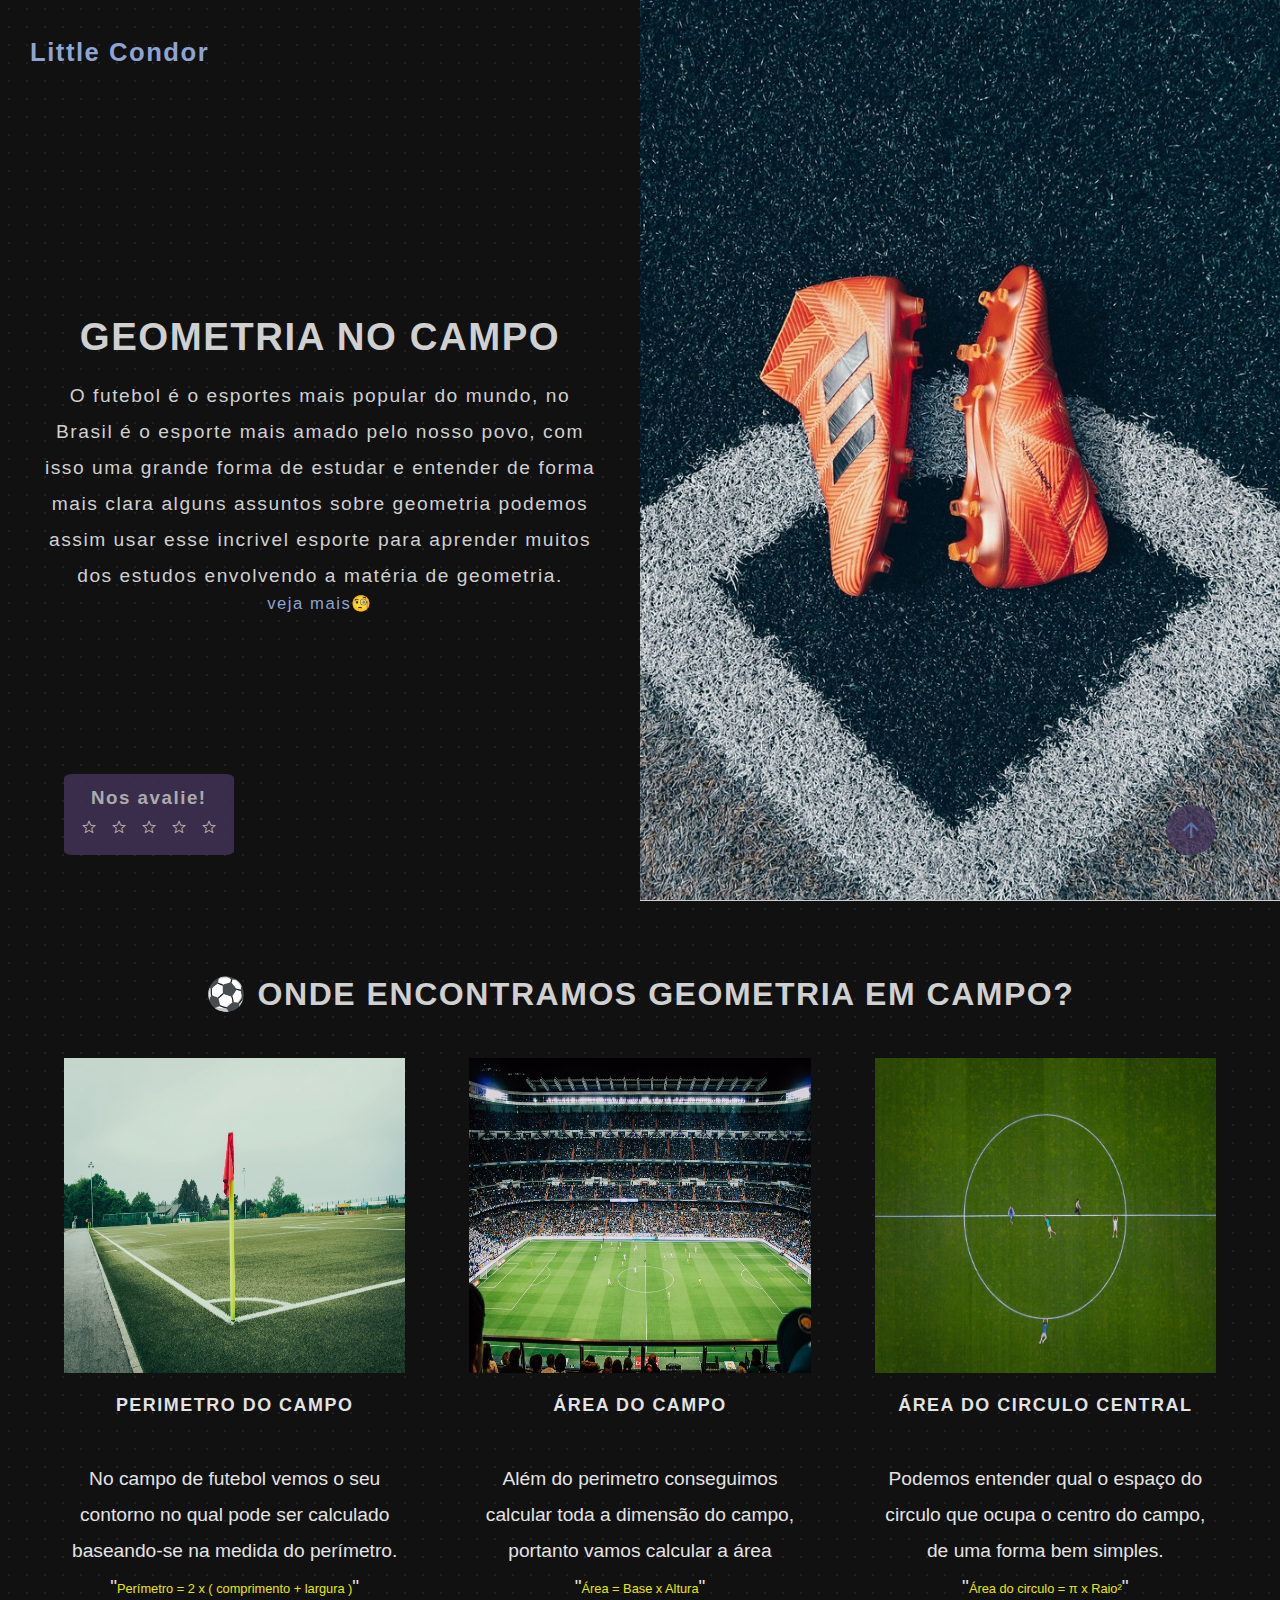
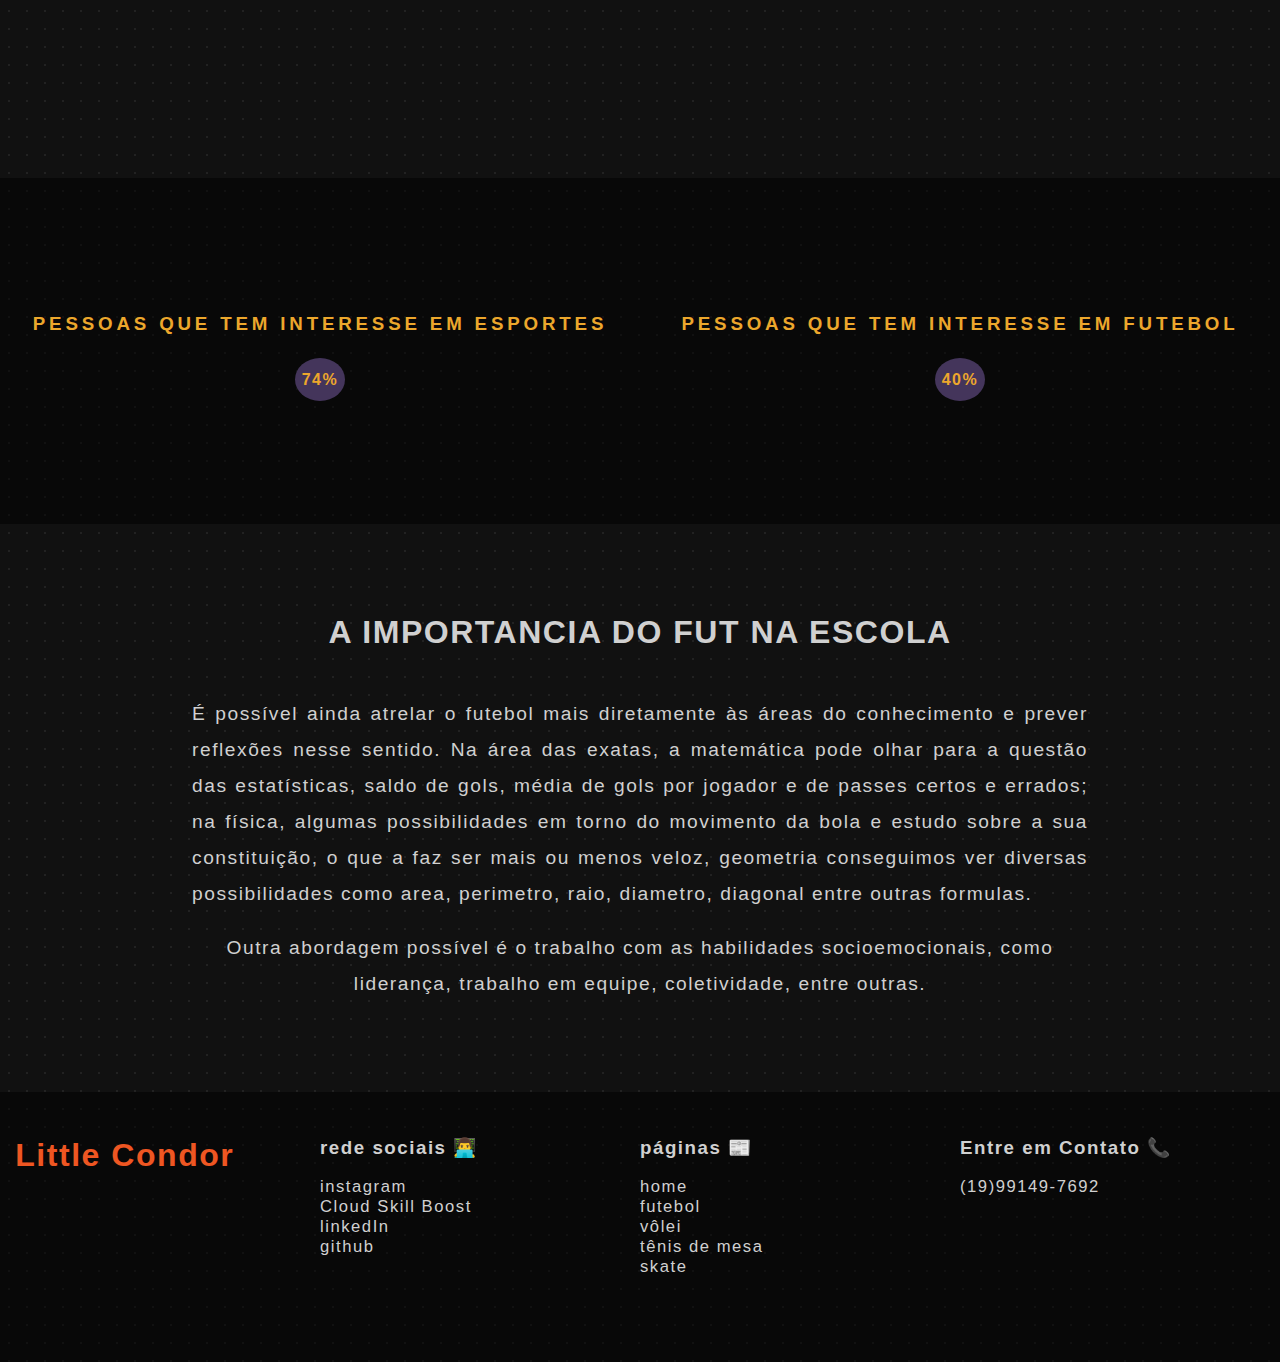
<file: futebol/futebol.html>
<!DOCTYPE html>
<html lang="pt-br">

<head>
    <meta charset="UTF-8">
    <meta http-equiv="X-UA-Compatible" content="IE=edge">
    <meta name="viewport" content="width=device-width, initial-scale=1.0">
    <title>Futebol Geometria</title>
    <link rel="stylesheet" href="futebol.css">
    <script src="futebol.js"></script>
    <link rel="stylesheet"
        href="https://fonts.googleapis.com/css2?family=Material+Symbols+Outlined:opsz,wght,FILL,GRAD@48,400,1,0" />
</head>

<body>
    <span class="material-symbols-outlined arrow_up" onclick="topReturn()">
        arrow_upward
    </span>
    <span class="material-symbols-outlined" id="starMenu" onclick="starMenu()">
        star
    </span>
    <div id="star-rating">
        <h3>Nos avalie!</h3>
        <div>
            <span class="material-symbols-outlined" id="star1" onclick="star1()">
                star
            </span>
            <span class="material-symbols-outlined" id="star2" onclick="star2()">
                star
            </span>
            <span class="material-symbols-outlined" id="star3" onclick="star3()">
                star
            </span>
            <span class="material-symbols-outlined" id="star4" onclick="star4()">
                star
            </span>
            <span class="material-symbols-outlined" id="star5" onclick="star5()">
                star
            </span>
        </div>
    </div>
    <nav>
        <h3 onclick="home()">Little Condor</h3>
    </nav>
    <header>
        <div id="content-header">
            <h1>GEOMETRIA NO CAMPO</h1>
            <p>
                O futebol é o esportes mais popular do mundo, no Brasil é o esporte mais amado pelo nosso povo, com isso
                uma grande forma de estudar e entender de forma mais clara alguns assuntos sobre geometria podemos assim
                usar esse incrivel esporte para aprender muitos dos estudos envolvendo a matéria de geometria.
            </p>
            <center><a href="#veja-mais-tp" class="ver_mais_link">veja mais</a>🧐</center>
        </div>
        <div id="img01-header">
        </div>
    </header>
    <div id="veja-mais-tp"></div>
    <div id="content">
        <h1> ⚽️ ONDE ENCONTRAMOS GEOMETRIA EM CAMPO?</h1>
        <div id="container-content">
            <div class="card">
                <img src="img/ben-wiens-PrEgSKqnrIQ-unsplash.jpg" loading="lazy" class="card-image">
                <br><br>
                <h3>Perimetro do campo</h3>
                <p>
                    No campo de futebol vemos o seu contorno no qual pode ser calculado baseando-se na medida do
                    perímetro.
                    <br>
                    "<span class="calc">Perímetro = 2 x ( comprimento + largura )</span>"
                </p>
            </div>
            <div class="card">
                <img src="img/vienna-reyes-qCrKTET_09o-unsplash.jpg" loading="lazy" class="card-image">
                <br><br>
                <h3>Área do campo</h3>
                <p>
                    Além do perimetro conseguimos calcular toda a dimensão do campo, portanto vamos calcular a área
                    <br>
                    "<span class="calc">Área = Base x Altura</span>"
                </p>
            </div>
            <div class="card">
                <img src="img/stephen-leonardi-Oeh5sffr6to-unsplash.jpg" loading="lazy" class="card-image">
                <br><br>
                <h3>Área do circulo central</h3>
                <p>
                    Podemos entender qual o espaço do circulo que ocupa o centro do campo, de uma forma bem simples.
                    <br>
                    "<span class="calc">Área do circulo = &#960; x Raio²</span>"
                </p>
            </div>
        </div>
    </div>
    <div id="transition01">
        <div>
            <h3>PESSOAS QUE TEM INTERESSE EM ESPORTES</h3>
            <br><br>
            <center><span class="percent">74%</span></center>
        </div>
        <div>
            <h3>PESSOAS QUE TEM INTERESSE EM FUTEBOL</h3>
            <br><br>
            <center><span class="percent">40%</span></center>
        </div>
    </div>
    <div id="importance-container-futebol">
        <h1> A IMPORTANCIA DO FUT NA ESCOLA </h1>
        <div id="importance-content-futebol">
            <p>
                É possível ainda atrelar o futebol mais diretamente às áreas do conhecimento e prever reflexões nesse
                sentido. Na área das exatas, a matemática pode olhar para a questão das estatísticas, saldo de gols,
                média de gols por jogador e de passes certos e errados; na física, algumas possibilidades em torno do
                movimento da bola e estudo sobre a sua constituição, o que a faz ser mais ou menos veloz, geometria
                conseguimos ver diversas possibilidades como area, perimetro, raio, diametro, diagonal entre outras
                formulas.
            </p>
            <br>
            <p style="text-align: center;">
                Outra abordagem possível é o trabalho com as habilidades socioemocionais, como liderança, trabalho em
                equipe, coletividade, entre outras.
            </p>
        </div>
    </div>
    <footer>
        <h1 class="title" onclick="home()">Little Condor</h1>
        <div class="left">
            <h3>rede sociais 👨‍💻</h3><br class="show_phone">
            <a href="https://www.instagram.com/raff.vitor/" target="_blank">instagram</a><br>
            <a href="https://www.cloudskillsboost.google/public_profiles/795d1c18-a093-453d-8b03-e89cb2c73392" target="_blank">
                Cloud Skill Boost</a><br>
            <a href="https://www.linkedin.com/in/rafaelvitorsantos/" target="_blank">linkedIn</a><br>
            <a href="https://github.com/RafaelVitorSantos" target="_blank">github</a>
        </div>
        <div class="left">
            <h3>páginas 📰</h3><br class="show_phone">
            <a href="../index.html" target="_blank">home</a><br>
            <a href="">futebol</a><br>
            <a href="../volei/volei.html" target="_blank">vôlei</a><br>
            <a href="../tenis/tenis.html" target="_blank">tênis de mesa</a><br>
            <a href="../skate/skate.html" target="_blank">skate</a>
        </div>
        <div class="left">
            <h3>Entre em Contato 📞</h3><br class="show_phone">
            <a href="https://api.whatsapp.com/send/?phone=5519991497692&text&type=phone_number&app_absent=0" target="_blank">
                (19)99149-7692 </a><br>
        </div>
    </footer>
</body>

</html>
</file>
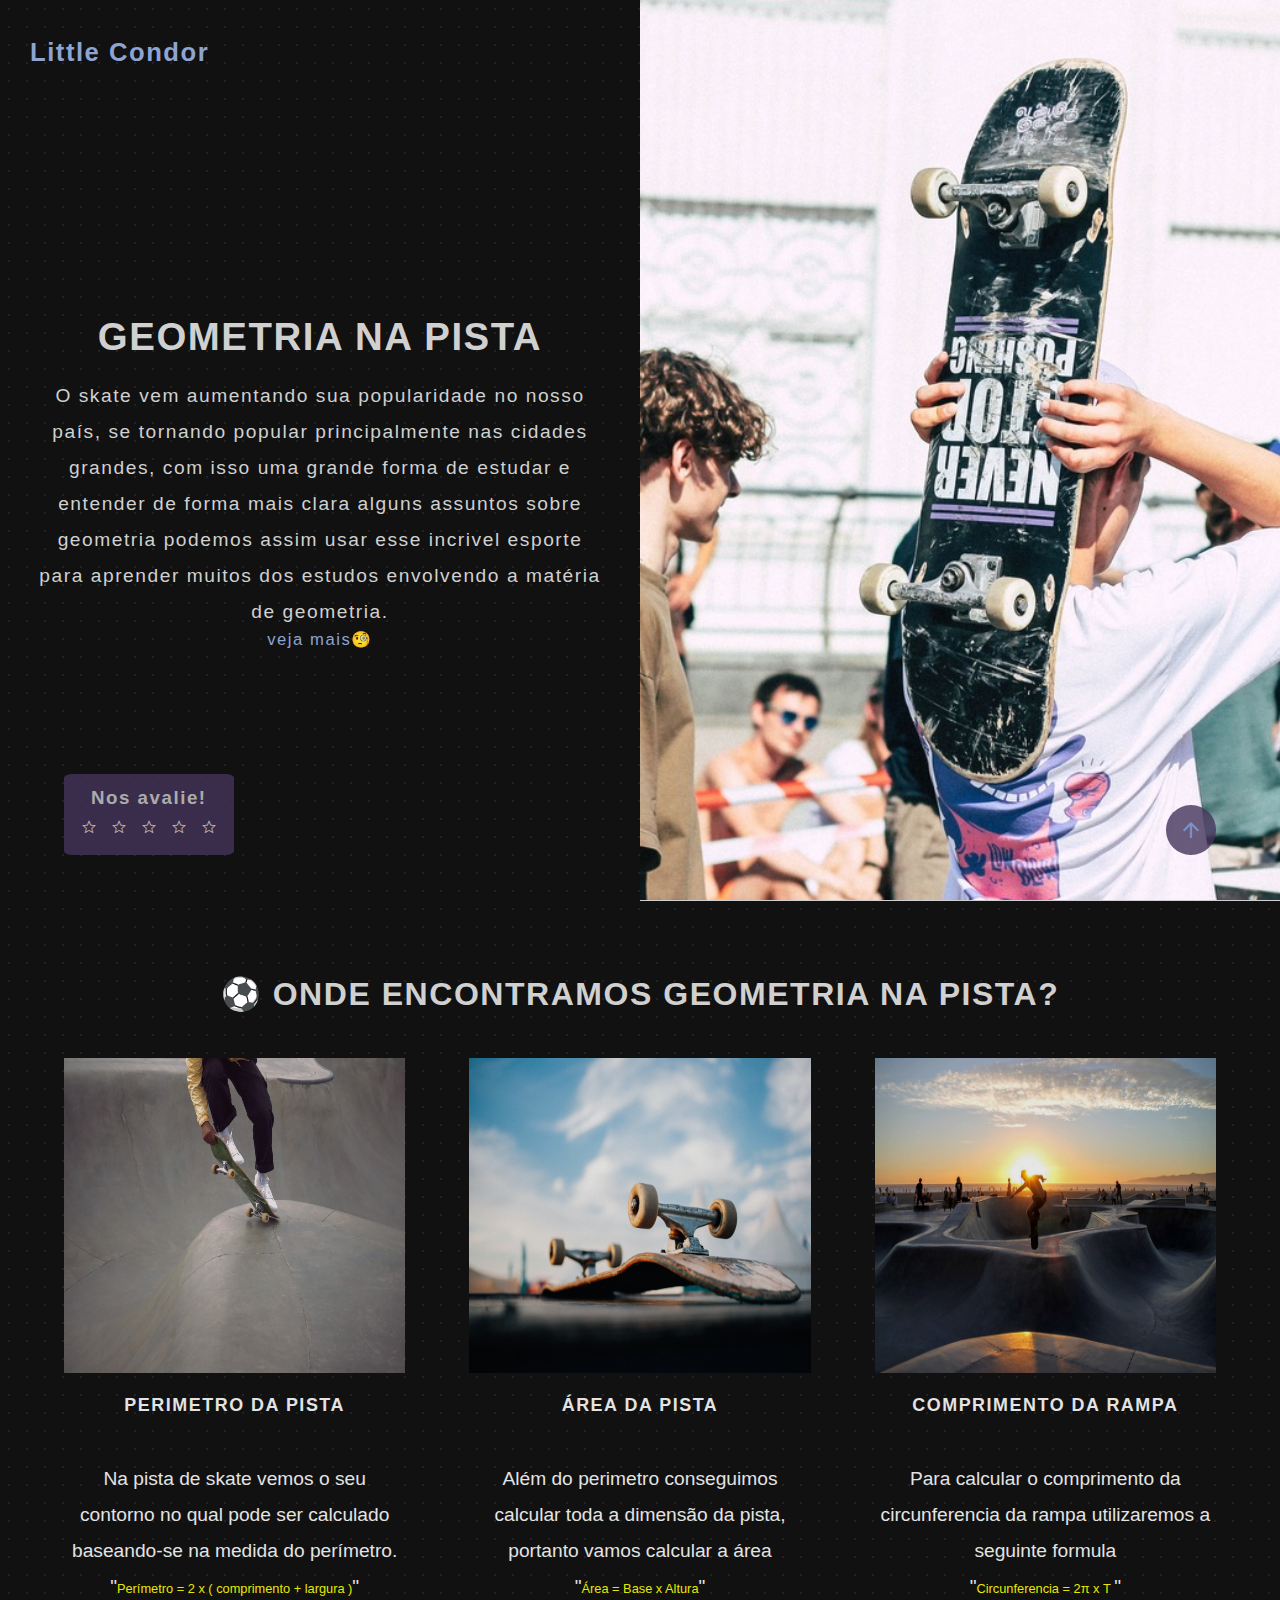
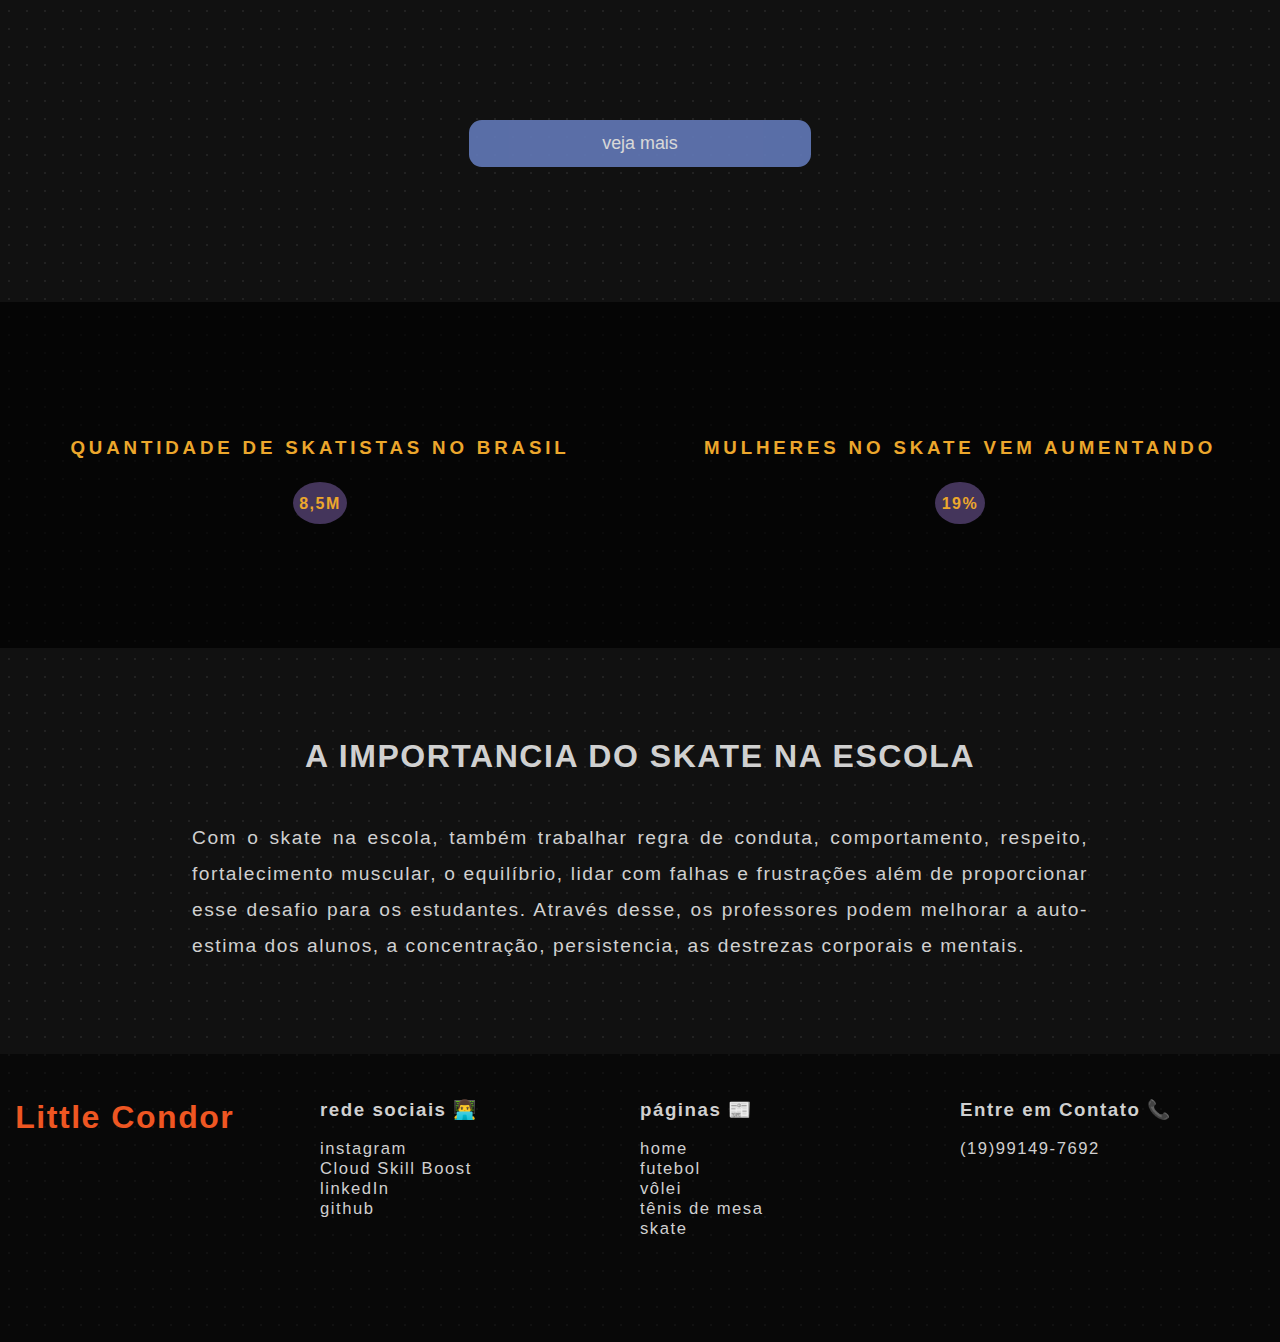
<file: skate/skate.html>
<!DOCTYPE html>
<html lang="pt-br">

<head>
    <meta charset="UTF-8">
    <meta http-equiv="X-UA-Compatible" content="IE=edge">
    <meta name="viewport" content="width=device-width, initial-scale=1.0">
    <title>Skate Geometria</title>
    <link rel="stylesheet" href="skate.css">
    <script src="skate.js"></script>
    <link rel="stylesheet" href="https://fonts.googleapis.com/css2?family=Material+Symbols+Outlined:opsz,wght,FILL,GRAD@48,400,1,0" />
</head>
<body>
    <span class="material-symbols-outlined arrow_up" onclick="topReturn()">
        arrow_upward
    </span>
    <span class="material-symbols-outlined" id="starMenu" onclick="starMenu()">
        star
    </span>
    <div id="star-rating">
        <h3>Nos avalie!</h3>
        <div>
            <span class="material-symbols-outlined" id="star1" onclick="star1()">
                star
            </span>
            <span class="material-symbols-outlined" id="star2" onclick="star2()">
                star
            </span>
            <span class="material-symbols-outlined" id="star3" onclick="star3()">
                star
            </span>
            <span class="material-symbols-outlined" id="star4" onclick="star4()">
                star
            </span>
            <span class="material-symbols-outlined" id="star5" onclick="star5()">
                star
            </span>
        </div>
    </div>
    <nav>
        <h3 onclick="home()">Little Condor</h3>
    </nav>
    <header>
        <div id="content-header">
            <h1>GEOMETRIA NA PISTA</h1>
            <p>
                O skate vem aumentando sua popularidade no nosso país, se tornando popular
                principalmente nas cidades grandes, com isso uma grande forma de estudar e entender de forma
                mais clara alguns assuntos sobre geometria podemos assim usar esse incrivel esporte
                para aprender muitos dos estudos envolvendo a matéria de geometria.
            </p>
            <center><a href="#veja-mais-tp" class="ver_mais_link">veja mais</a>🧐</center>
        </div>
        <div id="img01-header">
        </div>

    </header>
    <div id="veja-mais-tp"></div>
    <div id="content">
        <h1> ⚽️ ONDE ENCONTRAMOS GEOMETRIA NA PISTA?</h1>
        <div id="container-content">
            <div class="card">
                <img src="img/jack-irwin-djIR42oN7Js-unsplash.jpg" loading="lazy" class="card-image">
                <br><br>
                <h3>Perimetro da pista</h3>
                <p>
                    Na pista de skate vemos o seu contorno no qual pode ser calculado baseando-se na medida do
                    perímetro.
                    <br>
                    "<span class="calc">Perímetro = 2 x ( comprimento + largura )</span>"
                </p>
            </div>
            <div class="card">
                <img src="img/lukas-bato-Vbbn4xNBfnM-unsplash.jpg" loading="lazy" class="card-image">
                <br><br>
                <h3>Área da pista</h3>
                <p>
                    Além do perimetro conseguimos calcular toda a dimensão da pista, portanto vamos calcular a área
                    <br>
                    "<span class="calc">Área = Base x Altura</span>"
                </p>
            </div>
            <div class="card">
                <img src="img/matteo-paganelli-FhHGPO3aMsU-unsplash.jpg" loading="lazy" class="card-image">
                <br><br>
                <h3>Comprimento da rampa</h3>
                <p>
                    Para calcular o comprimento da circunferencia da rampa utilizaremos a seguinte formula
                    <br>
                    "<span class="calc">Circunferencia = 2&#960; x &#932 </span>"
                </p>
            </div>
            <div class="card" id="card-none1">
                <img src="img/shawn-henry-eK_aInAXydw-unsplash.jpg" loading="lazy" class="card-image">
                <br><br>
                <h3>Angulos com as manobras</h3>
                <p>
                    Com o skate o desejo por fazer manobras é muito grande, com essas práticas conseguimos
                    inserir os angulos
                    <br>
                    "<span class="calc">tipos: Agudo, Reto, Obtuso e Raso</span>"
                </p>
            </div>
            <div class="card" id="card-none2">
                <img src="img/skatista-90-graus.png" loading="lazy" class="card-image">
                <br><br>
                <h3>Triângulo Retangulo nas manobras</h3>
                <p>
                    Além dos angulos conseguimos ver em algumas manobras os triangulos retangulos, podemos
                    calcular sua área
                    <br>
                    "<span class="calc">Área = Base x Altura / 2</span>"
                </p>
            </div>
            <div class="card" id="card-none3">
                <img src="img/skate-rayssa-leal-site-1024x683.webp" loading="lazy" class="card-image">
                <br><br>
                <h3>Perímetro do triangulo retangulo</h3>
                <p>
                    Com triangulo Retangulo calculamos a área, mas podemos calcular seu perimetro tambem, da
                    seguinte forma
                    <br>
                    "<span class="calc">Perímetro = lado A + lado B + lado C</span>"
                </p>
            </div>
            <br>
            <center>
                <button class="veja_mais show_phone" onclick="aumentarDiminuir()" id="btnAbrirFechar">veja mais</button>
            </center>
            <br>
        </div>
    </div>
    <div id="transition01">
        <div>
            <h3>QUANTIDADE DE SKATISTAS NO BRASIL</h3>
            <br><br>
            <center><span class="percent">8,5M</span></center>
        </div>
        <div>
            <h3>MULHERES NO SKATE VEM AUMENTANDO</h3>
            <br><br>
            <center><span class="percent">19%</span></center>
        </div>
    </div>
    <div id="importance-container-futebol">
        <h1> A IMPORTANCIA DO SKATE NA ESCOLA </h1>
        <div id="importance-content-futebol">
            <p>
                Com o skate na escola, também trabalhar regra de conduta,
                comportamento, respeito, fortalecimento muscular, o equilíbrio, lidar com falhas
                e frustrações além de proporcionar esse desafio para os estudantes.
                Através desse, os professores podem melhorar a auto-estima dos alunos,
                a concentração, persistencia, as destrezas corporais e mentais.
            </p>
        </div>
    </div>
    <footer>
        <h1 class="title" onclick="home()">Little Condor</h1>
        <div class="left">
            <h3>rede sociais 👨‍💻</h3><br class="show_phone">
            <a href="https://www.instagram.com/raff.vitor/" target="_blank">instagram</a><br>
            <a href="https://www.cloudskillsboost.google/public_profiles/795d1c18-a093-453d-8b03-e89cb2c73392" target="_blank">
                Cloud Skill Boost</a><br>
            <a href="https://www.linkedin.com/in/rafaelvitorsantos/" target="_blank">linkedIn</a><br>
            <a href="https://github.com/RafaelVitorSantos" target="_blank">github</a>
        </div>
        <div class="left">
            <h3>páginas 📰</h3><br class="show_phone">
            <a href="../index.html" target="_blank">home</a><br>
            <a href="../futebol/futebol.html" target="_blank">futebol</a><br>
            <a href="../volei/volei.html" target="_blank">vôlei</a><br>
            <a href="../tenis/tenis.html" target="_blank">tênis de mesa</a><br>
            <a href="">skate</a>
        </div>
        <div class="left">
            <h3>Entre em Contato 📞</h3><br class="show_phone">
            <a href="https://api.whatsapp.com/send/?phone=5519991497692&text&type=phone_number&app_absent=0" target="_blank">
                (19)99149-7692 </a><br>
        </div>
    </footer>
</body>

</html>
</file>
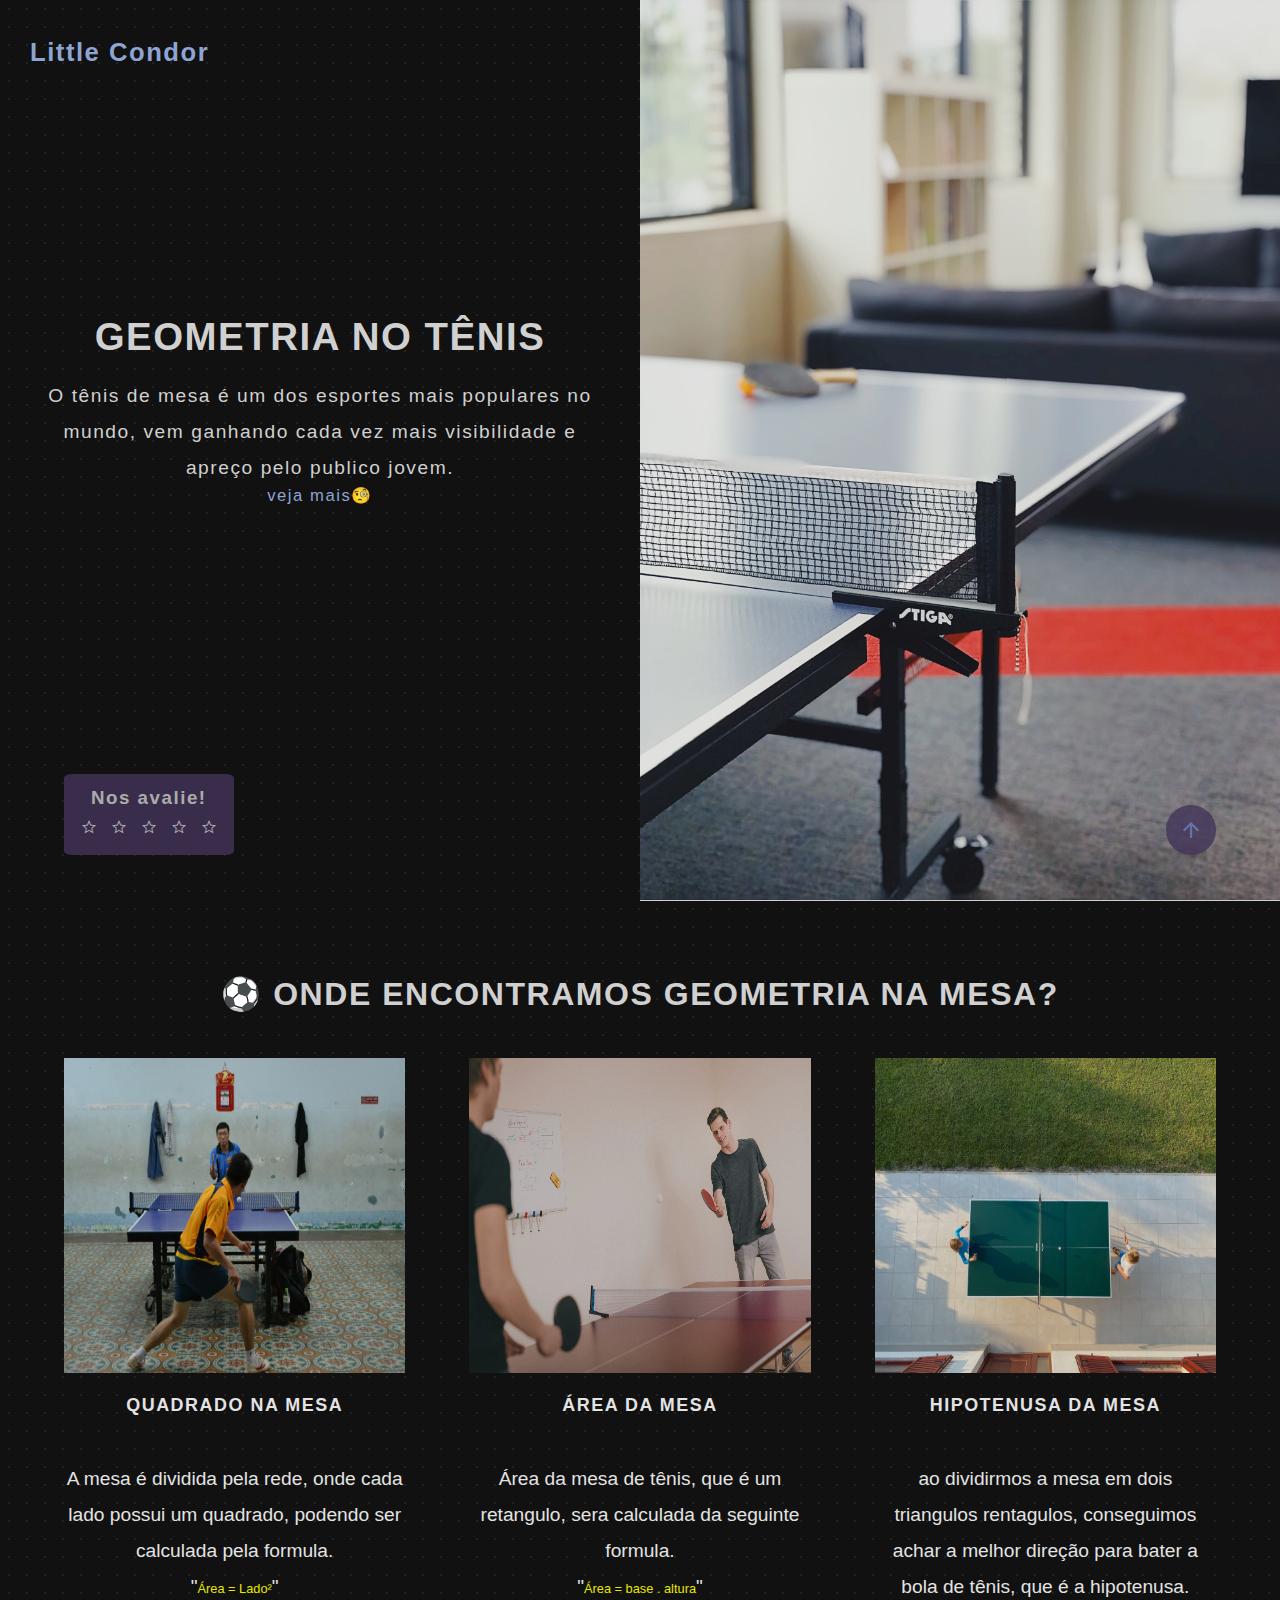
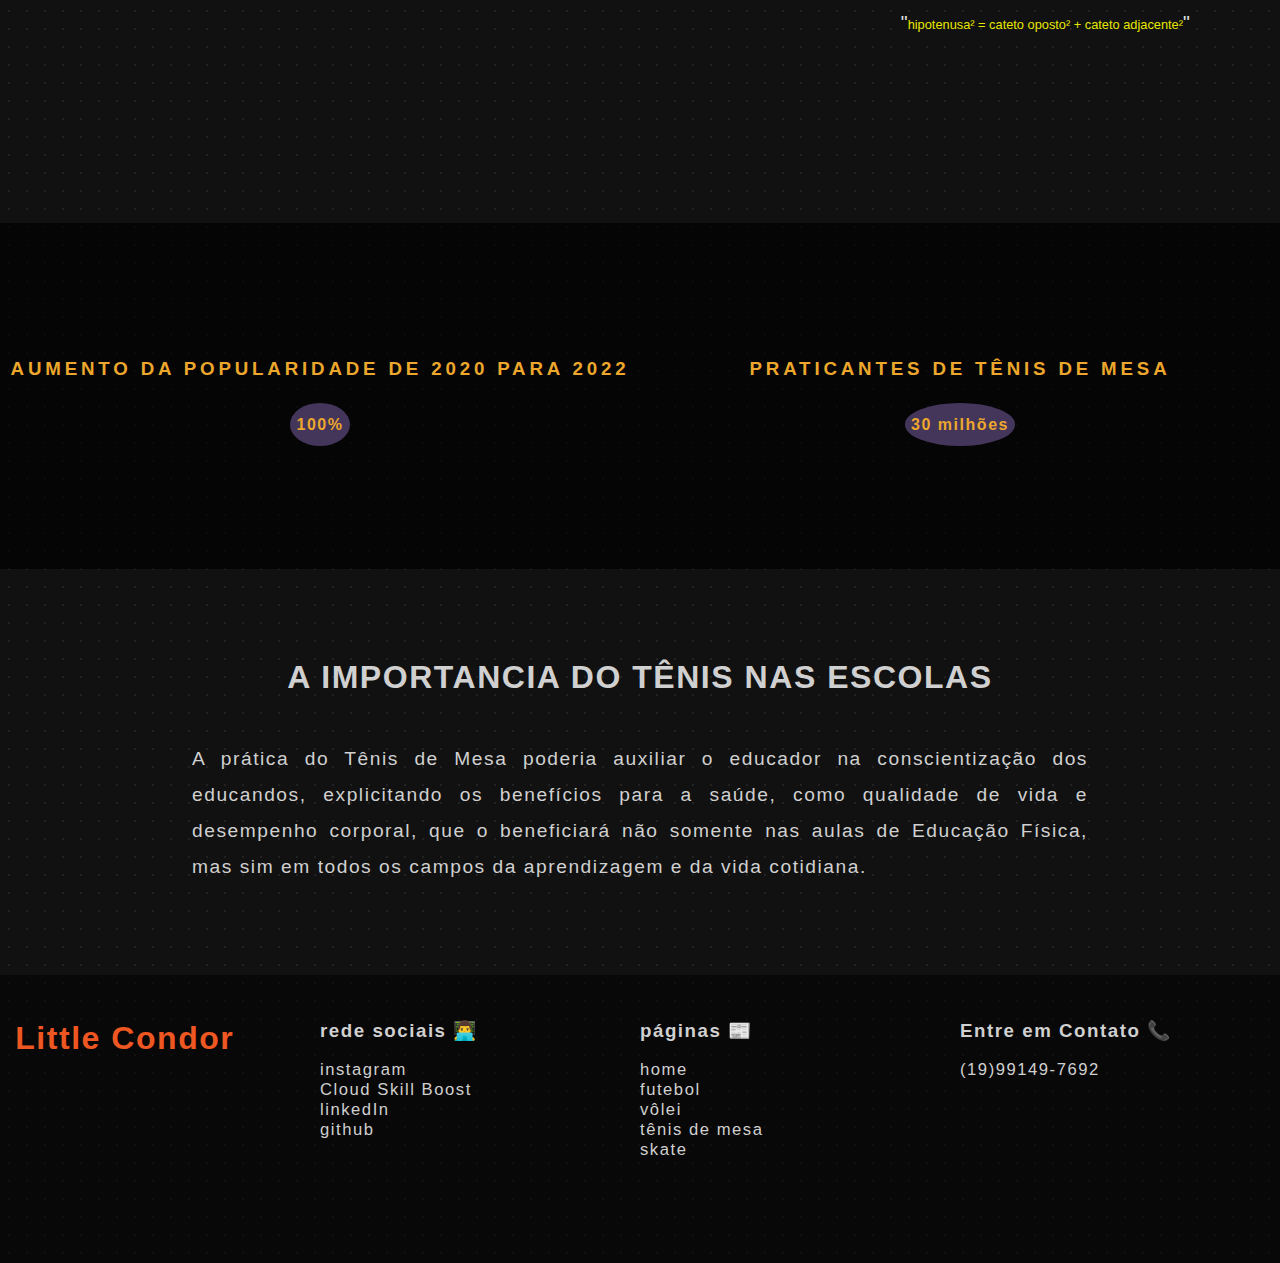
<file: tenis/tenis.html>
<!DOCTYPE html>
<html lang="pt-br">

<head>
    <meta charset="UTF-8">
    <meta http-equiv="X-UA-Compatible" content="IE=edge">
    <meta name="viewport" content="width=device-width, initial-scale=1.0">
    <title>Tênis de Mesa Geometria</title>
    <link rel="stylesheet" href="tenis.css">
    <script src="tenis.js"></script>
    <link rel="stylesheet"
        href="https://fonts.googleapis.com/css2?family=Material+Symbols+Outlined:opsz,wght,FILL,GRAD@48,400,1,0" />
</head>

<body>
    <span class="material-symbols-outlined arrow_up" onclick="topReturn()">
        arrow_upward
    </span>
    <span class="material-symbols-outlined" id="starMenu" onclick="starMenu()">
        star
    </span>
    <div id="star-rating">
        <h3>Nos avalie!</h3>
        <div>
            <span class="material-symbols-outlined" id="star1" onclick="star1()">
                star
            </span>
            <span class="material-symbols-outlined" id="star2" onclick="star2()">
                star
            </span>
            <span class="material-symbols-outlined" id="star3" onclick="star3()">
                star
            </span>
            <span class="material-symbols-outlined" id="star4" onclick="star4()">
                star
            </span>
            <span class="material-symbols-outlined" id="star5" onclick="star5()">
                star
            </span>
        </div>
    </div>
    <nav>
        <h3 onclick="home()">Little Condor</h3>
    </nav>
    <header>
        <div id="content-header">
            <h1>GEOMETRIA NO TÊNIS</h1>
            <p>
                O tênis de mesa é um dos esportes mais populares no mundo, vem ganhando cada vez mais visibilidade
                e apreço pelo publico jovem.
            </p>
            <center><a href="#veja-mais-tp" class="ver_mais_link">veja mais</a>🧐</center>
        </div>
        <div id="img01-header">
        </div>

    </header>
    <div id="veja-mais-tp"></div>
    <div id="content">
        <h1> ⚽️ ONDE ENCONTRAMOS GEOMETRIA NA MESA?</h1>
        <div id="container-content">
            <div class="card">
                <img src="img/greg-schneider-XpLWpyrAbA0-unsplash.jpg" loading="lazy" class="card-image">
                <br><br>
                <h3>Quadrado na mesa</h3>
                <p>
                    A mesa é dividida pela rede, onde cada lado possui um quadrado, podendo
                    ser calculada pela formula.
                    <br>
                    "<span class="calc">Área = Lado²</span>"
                </p>
            </div>
            <div class="card">
                <img src="img/ilya-pavlov-dybZ3jXtYUo-unsplash.jpg" loading="lazy" class="card-image">
                <br><br>
                <h3>Área da mesa</h3>
                <p>
                    Área da mesa de tênis, que é um retangulo, sera calculada da seguinte formula.
                    <br>
                    "<span class="calc">Área = base . altura</span>"
                </p>
            </div>
            <div class="card">
                <img src="img/jure-zakotnik-4P5SOGfnAOY-unsplash.jpg" loading="lazy" class="card-image">
                <br><br>
                <h3>Hipotenusa da mesa</h3>
                <p>
                    ao dividirmos a mesa em dois triangulos rentagulos, conseguimos achar a melhor direção
                    para bater a bola de tênis, que é a hipotenusa.
                    <br>
                    "<span class="calc">hipotenusa² = cateto oposto² + cateto adjacente²</span>"
                </p>
            </div>
        </div>
    </div>
    <div id="transition01">
        <div>
            <h3>AUMENTO DA POPULARIDADE DE 2020 PARA 2022</h3>
            <br><br>
            <center><span class="percent">100%</span></center>
        </div>
        <div>
            <h3>PRATICANTES DE TÊNIS DE MESA</h3>
            <br><br>
            <center><span class="percent">30 milhões</span></center>
        </div>
    </div>
    <div id="importance-container-futebol">
        <h1> A IMPORTANCIA DO TÊNIS NAS ESCOLAS </h1>
        <div id="importance-content-futebol">
            <p>
                A prática do Tênis de Mesa poderia auxiliar o educador na conscientização dos educandos, explicitando os
                benefícios para a saúde, como qualidade de vida e desempenho corporal, que o beneficiará não somente nas
                aulas de Educação Física, mas sim em todos os campos da aprendizagem e da vida cotidiana.
            </p>
        </div>
    </div>
    <footer>
        <h1 class="title" onclick="home()">Little Condor</h1>
        <div class="left">
            <h3>rede sociais 👨‍💻</h3><br class="show_phone">
            <a href="https://www.instagram.com/raff.vitor/" target="_blank">instagram</a><br>
            <a href="https://www.cloudskillsboost.google/public_profiles/795d1c18-a093-453d-8b03-e89cb2c73392"
                target="_blank">
                Cloud Skill Boost</a><br>
            <a href="https://www.linkedin.com/in/rafaelvitorsantos/" target="_blank">linkedIn</a><br>
            <a href="https://github.com/RafaelVitorSantos" target="_blank">github</a>
        </div>
        <div class="left">
            <h3>páginas 📰</h3><br class="show_phone">
            <a href="../index.html" target="_blank">home</a><br>
            <a href="../futebol/futebol.html" target="_blank">futebol</a><br>
            <a href="../volei/volei.html" target="_blank">vôlei</a><br>
            <a href="" target="_blank">tênis de mesa</a><br>
            <a href="../skate/skate.html">skate</a>
        </div>
        <div class="left">
            <h3>Entre em Contato 📞</h3><br class="show_phone">
            <a href="https://api.whatsapp.com/send/?phone=5519991497692&text&type=phone_number&app_absent=0"
                target="_blank">
                (19)99149-7692 </a><br>
        </div>
    </footer>
</body>

</html>
</file>
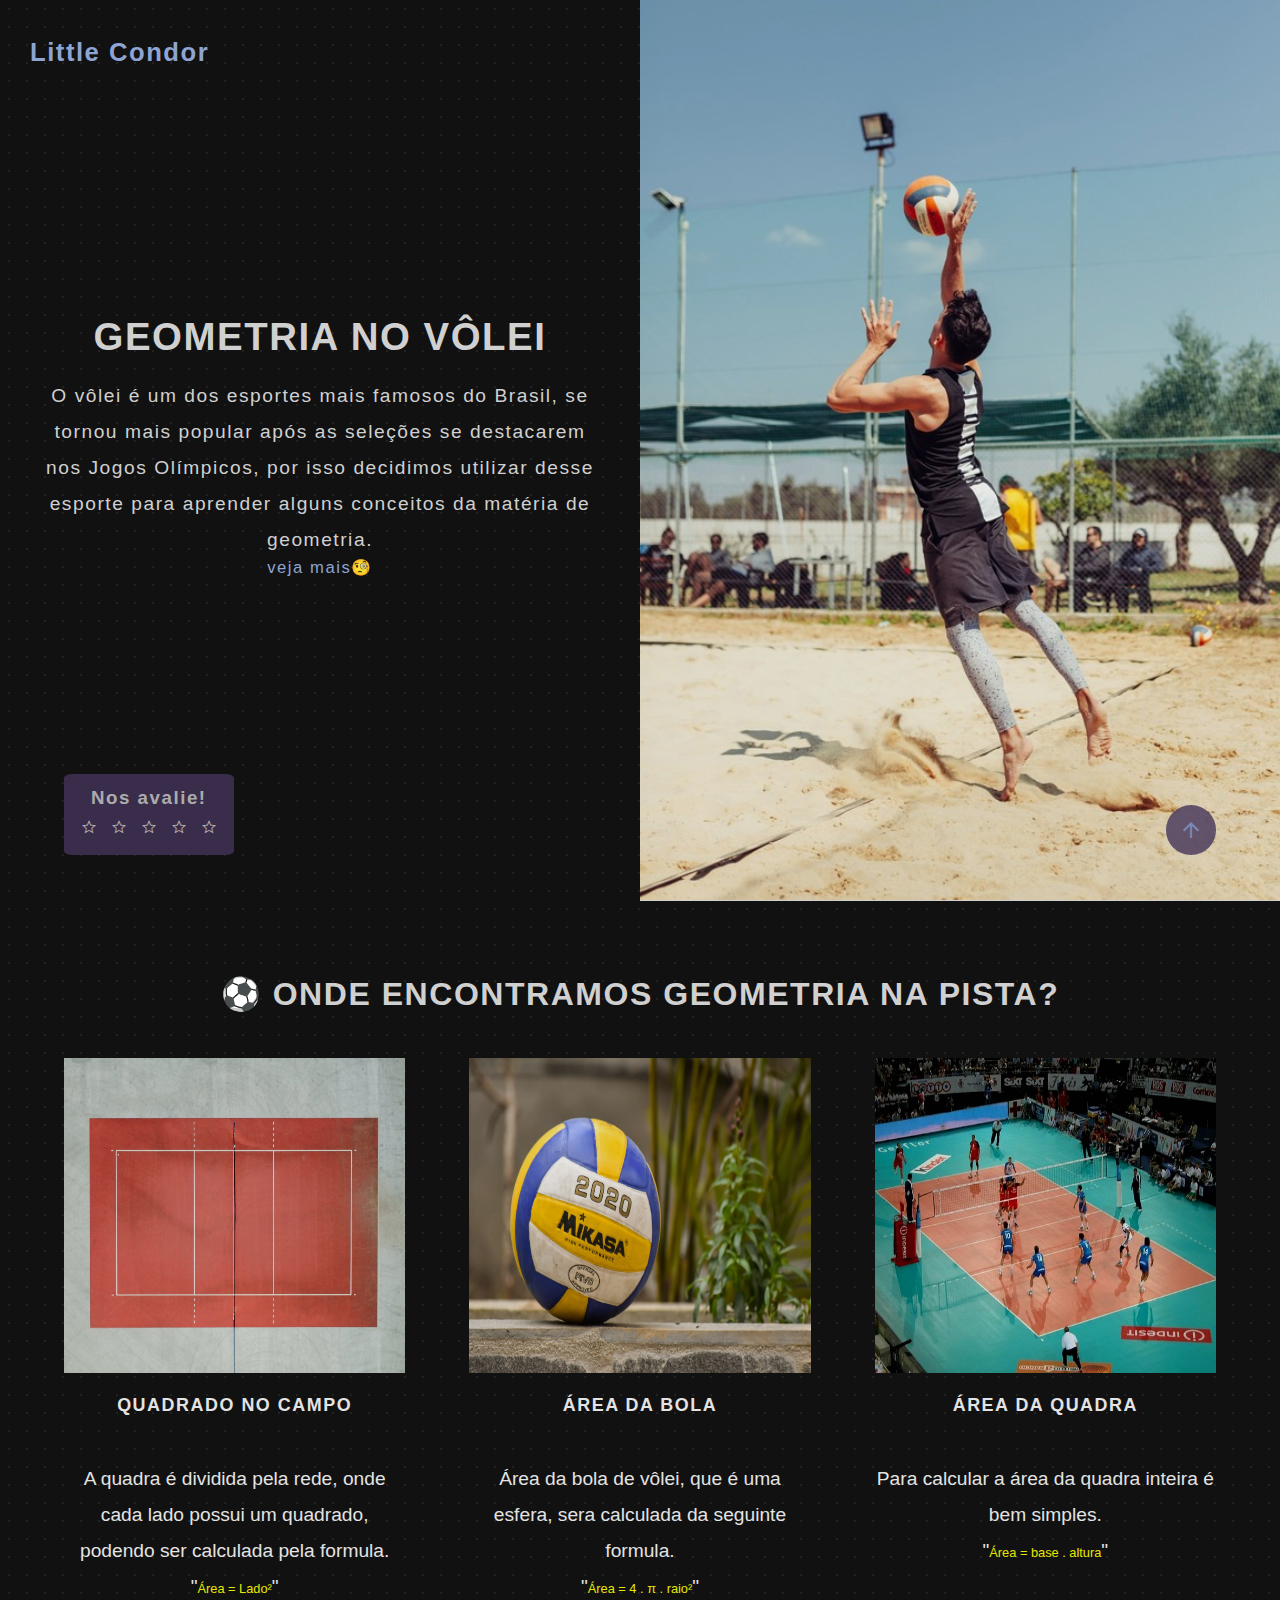
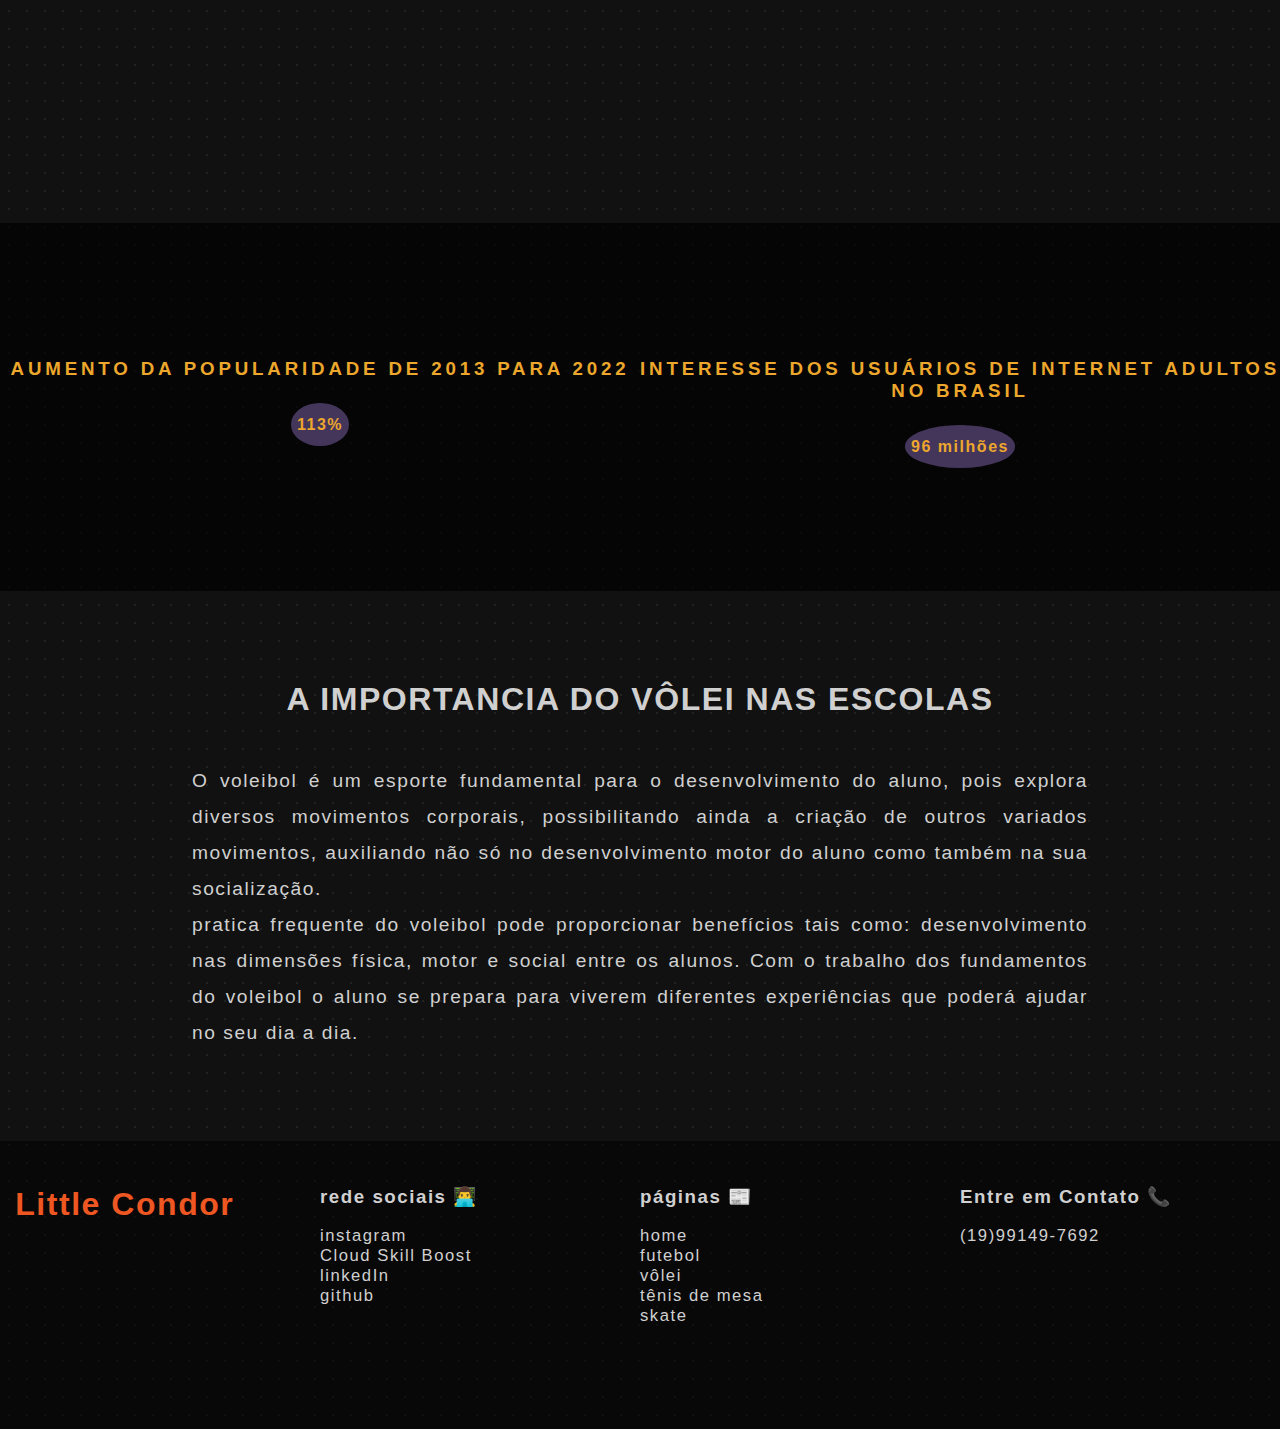
<file: volei/volei.html>
<!DOCTYPE html>
<html lang="pt-br">

<head>
    <meta charset="UTF-8">
    <meta http-equiv="X-UA-Compatible" content="IE=edge">
    <meta name="viewport" content="width=device-width, initial-scale=1.0">
    <title>Vôlei Geometria</title>
    <link rel="stylesheet" href="volei.css">
    <script src="volei.js"></script>
    <link rel="stylesheet"
        href="https://fonts.googleapis.com/css2?family=Material+Symbols+Outlined:opsz,wght,FILL,GRAD@48,400,1,0" />
</head>

<body>
    <span class="material-symbols-outlined arrow_up" onclick="topReturn()">
        arrow_upward
    </span>
    <span class="material-symbols-outlined" id="starMenu" onclick="starMenu()">
        star
    </span>
    <div id="star-rating">
        <h3>Nos avalie!</h3>
        <div>
            <span class="material-symbols-outlined" id="star1" onclick="star1()">
                star
            </span>
            <span class="material-symbols-outlined" id="star2" onclick="star2()">
                star
            </span>
            <span class="material-symbols-outlined" id="star3" onclick="star3()">
                star
            </span>
            <span class="material-symbols-outlined" id="star4" onclick="star4()">
                star
            </span>
            <span class="material-symbols-outlined" id="star5" onclick="star5()">
                star
            </span>
        </div>
    </div>
    <nav>
        <h3 onclick="home()">Little Condor</h3>
    </nav>
    <header>
        <div id="content-header">
            <h1>GEOMETRIA NO VÔLEI</h1>
            <p>
                O vôlei é um dos esportes mais famosos do Brasil, se tornou mais popular após
                as seleções se destacarem nos Jogos Olímpicos, por isso decidimos utilizar desse esporte
                para aprender alguns conceitos da matéria de geometria.
            </p>
            <center><a href="#veja-mais-tp" class="ver_mais_link">veja mais</a>🧐</center>
        </div>
        <div id="img01-header">
        </div>

    </header>
    <div id="veja-mais-tp"></div>
    <div id="content">
        <h1> ⚽️ ONDE ENCONTRAMOS GEOMETRIA NA PISTA?</h1>
        <div id="container-content">
            <div class="card">
                <img src="img/michele-feola - t40mnV3vAU-unsplash.jpg" loading="lazy" class="card-image">
                <br><br>
                <h3>Quadrado no campo</h3>
                <p>
                    A quadra é dividida pela rede, onde cada lado possui um quadrado, podendo
                    ser calculada pela formula.
                    <br>
                    "<span class="calc">Área = Lado²</span>"
                </p>
            </div>
            <div class="card">
                <img src="img/chandan-chaurasia-tAcoHIvCtwM-unsplash.jpg" loading="lazy" class="card-image">
                <br><br>
                <h3>Área da bola</h3>
                <p>
                    Área da bola de vôlei, que é uma esfera, sera calculada da seguinte formula.
                    <br>
                    "<span class="calc">Área = 4 . π . raio²</span>"
                </p>
            </div>
            <div class="card">
                <img src="img/volei02.webp" loading="lazy" class="card-image">
                <br><br>
                <h3>Área da quadra</h3>
                <p>
                    Para calcular a área da quadra inteira é bem simples.
                    <br>
                    "<span class="calc">Área = base . altura</span>"
                </p>
            </div>
        </div>
    </div>
    <div id="transition01">
        <div>
            <h3>AUMENTO DA POPULARIDADE DE 2013 PARA 2022</h3>
            <br><br>
            <center><span class="percent">113%</span></center>
        </div>
        <div>
            <h3>INTERESSE DOS USUÁRIOS DE INTERNET ADULTOS NO BRASIL</h3>
            <br><br>
            <center><span class="percent">96 milhões</span></center>
        </div>
    </div>
    <div id="importance-container-futebol">
        <h1> A IMPORTANCIA DO VÔLEI NAS ESCOLAS </h1>
        <div id="importance-content-futebol">
            <p>
                O voleibol é um esporte fundamental para o desenvolvimento do aluno, pois explora diversos movimentos
                corporais, possibilitando ainda a criação de outros variados movimentos, auxiliando não só no
                desenvolvimento motor do aluno como também na sua socialização.
            </p>
            <p>
                pratica frequente do voleibol pode proporcionar benefícios tais como: desenvolvimento nas dimensões
                física, motor e social entre os alunos. Com o trabalho dos fundamentos do voleibol o aluno se prepara
                para viverem diferentes experiências que poderá ajudar no seu dia a dia.
            </p>
        </div>
    </div>
    <footer>
        <h1 class="title" onclick="home()">Little Condor</h1>
        <div class="left">
            <h3>rede sociais 👨‍💻</h3><br class="show_phone">
            <a href="https://www.instagram.com/raff.vitor/" target="_blank">instagram</a><br>
            <a href="https://www.cloudskillsboost.google/public_profiles/795d1c18-a093-453d-8b03-e89cb2c73392"
                target="_blank">
                Cloud Skill Boost</a><br>
            <a href="https://www.linkedin.com/in/rafaelvitorsantos/" target="_blank">linkedIn</a><br>
            <a href="https://github.com/RafaelVitorSantos" target="_blank">github</a>
        </div>
        <div class="left">
            <h3>páginas 📰</h3><br class="show_phone">
            <a href="../index.html" target="_blank">home</a><br>
            <a href="../futebol/futebol.html" target="_blank">futebol</a><br>
            <a href="" target="_blank">vôlei</a><br>
            <a href="../tenis/tenis.html" target="_blank">tênis de mesa</a><br>
            <a href="../skate/skate.html">skate</a>
        </div>
        <div class="left">
            <h3>Entre em Contato 📞</h3><br class="show_phone">
            <a href="https://api.whatsapp.com/send/?phone=5519991497692&text&type=phone_number&app_absent=0"
                target="_blank">
                (19)99149-7692 </a><br>
        </div>
    </footer>
</body>

</html>
</file>
<file: futebol/futebol.css>
@font-face {
    font-family: UniSans;
    src: url('path/filename.eot');
    src: url('path/filename.eot?#iefix') format('embedded-opentype'),
        url('path/filename.woff2') format('woff2'),
        url('path/filename.woff') format('woff'),
        url('path/filename.ttf') format('truetype');
}

* {
    padding: 0;
    margin: 0;
    border: 0;
    scroll-behavior: smooth;
}

:root {
    --wild-blue-yonder: #8ea4d2ff;
    --glaucous: #6279b8ff;
    --english-violet: #44355bff;
    --dark-purple: #31263eff;
    --raisin-black: #221e22ff;
    --marigold: #eca72cff;
    --flame: #ee5622ff;
}

body::-webkit-scrollbar {
    display: none;
}

body {
    background-color: #111;
    background-image: radial-gradient(#222 0.9px, #111 0.9px);
    background-size: 18px 18px;
    color: #d0d0d0;
    Font-family: Tahoma, Verdana, Segoe, sans-serif;
    letter-spacing: 0.12vw;
}

nav {
    padding: 30px 30px 0px 30px;
    display: flex;
    height: 5vh;
    color: var(--wild-blue-yonder);
    z-index: 666;
}

footer {
    display: grid;
    grid-template-columns: 1fr 1fr 1fr 1fr;
    background: rgba(0, 0, 0, 0.5) url(img/md-mahdi-lQpFRPrepQ8-unsplash.jpg);
    background-blend-mode: darken;
    background-position: center;
    background-attachment: fixed;
    background-repeat: no-repeat;
    background-size: cover;
    height: 25vh;
    padding-top: 5vh;
}

footer a:hover {
    transition: 0.2s;
    color: var(--flame);
    text-decoration: underline;
}

.left {
    text-align: left;
}

.left h3 {
    text-align: left;
}

.title {
    color: var(--flame);
    cursor: pointer;
    height: 20%;
    width: 70%;
    margin-left: 1vw;
}

.title:hover {
    transition: 0.2s;
    color: #fff;
}

p {
    font-size: 1.5vw;
    line-height: 4vh;
    text-align: center;
}

nav a {
    color: #d0d0d0;
    font-weight: 700;
}

nav a:hover {
    transition: 0.2s;
    color: var(--wild-blue-yonder);
}

nav h3 {
    line-height: 5vh;
    font-size: 2vw;
    font-weight: 700;
    cursor: pointer;
    Font-family: Helvetica Neue, Helvetica, Arial, sans-serif
}

nav h3:hover {
    transition: 0.2s;
    color: #d0d0d0;
}

header {
    height: 90vh;
}

#img01-header {
    position: absolute;
    right: 0;
    top: 0;
    background: url(img/fachry-zella-devandra-Yta-zdP9PVM-unsplash.jpg);
    background-size: cover;
    width: 50vw;
    height: 100vh;
    z-index: -1;
    background-position: center;
    border-bottom: 1px solid #d0d0d0;
}

#content-header {
    width: 50%;
    height: 50vh;
    top: 35vh;
    position: absolute;
}

#content-header h1 {
    font-size: 3vw;
    margin-bottom: 1vh;
    text-align: center;
    margin-bottom: 1.5vw;
    Font-family: Helvetica Neue, Helvetica, Arial, sans-serif
}

#content-header p {
    font-size: 1.5vw;
    text-align: center;
    margin: 0 3vw 0 3vw;
}

a {
    text-decoration: none;
    color: #d0d0d0;
    font-size: 1.3vw;
}

h1 {
    text-align: center;
    Font-family: Helvetica Neue, Helvetica, Arial, sans-serif
}

#content {
    padding: 10vh 0 0 0;
}

#content h1 {
    padding-bottom: 5vh;
    Font-family: Helvetica Neue, Helvetica, Arial, sans-serif
}

#container-content {
    display: grid;
    grid-template-columns: 1fr 1fr 1fr;
    gap: 2.5vw 5vw;
    margin-left: 5vw;
    margin-right: 5vw;
}

.calc {
    color: #ff0;
    font-size: 1vw;
}

b {
    font-family: 'Times New Roman', Times, serif;
}

.ver_mais_link {
    color: var(--wild-blue-yonder);
}

.ver_mais_link:hover {
    text-decoration: underline;
}

.veja_mais:hover {
    transition: 0.2s;
    transform: scale(1.05);
    color: #d0d0d0;
    opacity: 100%;
}

.card {
    color: #fafafa;
    width: 100%;
    height: 70vh;
    margin-right: 10px;
    border-radius: 10px;
    opacity: 90%;
}

.card:hover {
    transition: 0.3s;
    opacity: 100%;
}

.card h3 {
    font-size: 1.4vw;
    text-align: center;
    font-family: Helvetica Neue, Helvetica, Arial, sans-serif;
    margin-bottom: 5vh;
    text-transform: uppercase;
}

h3 {
    text-align: center;
}

.card p {
    text-align: center;
    letter-spacing: 0px;
}

.card-image {
    width: 100%;
    height: 50%;
}

.arrow_up {
    color: var(--glaucous);
    position: fixed;
    right: 5vw;
    bottom: 5vh;
    border-radius: 50%;
    padding: 1vw;
    opacity: 80%;
    cursor: pointer;
    z-index: 100;
    background-color: var(--english-violet);
}

#star-rating {
    color: lightgrey;
    display: grid;
    grid-template-columns: 100%;
    gap: 5px;
    background-color: var(--english-violet);
    opacity: 80%;
    bottom: 5vh;
    position: fixed;
    padding: 1vw;
    left: 5vw;
    border-radius: 5%;
    z-index: 100;
}

#star-rating:hover {
    opacity: 100%;
    transition: 0.2s;
    transform: scale(1.1);
}

#starMenu {
    color: var(--glaucous);
    padding: 1vw;
    background-color: var(--english-violet);
    border-radius: 50%;
    position: fixed;
    left: 5vw;
    bottom: 5vh;
    display: none;
    opacity: 80%;
    z-index: 100;
}

#starMenu:hover {
    transition: 0.2s;
    transform: scale(1.1);
    opacity: 100%;
    color: #d0d0d0;
}

.percent {
    font-weight: bold;
    background: var(--english-violet);
    color: var(--marigold);
    padding: 1vw 0.5vw 1vw 0.5vw;
    border-radius: 100%;
    width: 0vw;
    height: 0vw;
}

#transition01 {
    display: grid;
    grid-template-columns: 1fr 1fr;
    padding-top: 15vh;
    padding-bottom: 15vh;
    background: rgba(0, 0, 0, 0.5) url(img/janosch-diggelmann-i8XiabUW3mw-unsplash.jpg);
    background-blend-mode: darken;
    background-position: bottom;
    background-size: cover;
    background-attachment: fixed;
    margin-top: 10vh;
    margin-bottom: 10vh;
    color: var(--marigold);
}

#transition01 h3 {
    letter-spacing: 0.3vw;
    Font-family: Helvetica Neue, Helvetica, Arial, sans-serif
}

#star1,
#star2,
#star3,
#star4,
#star5 {
    font-weight: 100;
    cursor: pointer;
    color: #eee;
}

#star1:hover,
#star2:hover,
#star3:hover,
#star4:hover,
#star5:hover {
    color: #ff0;
}

.material-symbols-outlined {
    fill: #eee;
}

.material-symbols-outlined:hover {
    transition: 0.2s;
    opacity: 100%;
    transform: scale(1.1);
    cursor: pointer;
    color: #d0d0d0;
}

#img01-importance {
    margin-top: 10vh;
    width: 25vw;
    position: absolute;
    right: 10vh;
    border: 1px solid var(--marigold);
}

#importance-content-futebol {
    margin-left: 15vw;
    margin-right: 15vw;
    margin-top: 5vh;
    margin-bottom: 10vh;
}

#importance-content-futebol p {
    text-align: justify;
}

@keyframes Exit {
    0% {
        opacity: 1;
    }

    100% {
        opacity: 0;
    }
}

@keyframes Entrance {
    0% {
        opacity: 0;
    }

    100% {
        opacity: 1;
    }
}

@media (max-width: 1000px) {
    .card h3 {
        font-size: 15px;
    }

    #content-header p,
    p,
    a,
    .title,
    h3 {
        font-size: 2vw;
        letter-spacing: 0vw;
        line-height: normal;
    }

    .calc {
        font-size: 1.5vw;
        letter-spacing: 0vw;
        line-height: normal;
    }

    #container-content {
        display: grid;
        grid-template-columns: 1fr 1fr;
        margin-left: 5vw;
        margin-right: 5vw;
    }

    #transition01 {
        margin-top: 5vh;
    }

    .card {
        height: 60vh;
    }

    .card p {
        margin-left: 5vw;
        margin-right: 5vw;
    }

}

@media (max-width: 600px) {
    #container-content {
        display: grid;
        grid-template-columns: 1fr;
        margin-left: 15vw;
        margin-right: 15vw;
    }

    #content-header p,
    p,
    a,
    .title,
    h3,
    .calc,
    nav h3 {
        font-size: 3vw;
    }

    nav a {
        font-size: 2.6vw;

    }
}

@media (max-width: 450px) {

    #content-header p,
    p,
    a,
    .title,
    h3,
    .calc,
    nav h3 {
        font-size: 4vw;
        letter-spacing: 0vw;
        line-height: normal;
    }

    #img01-header {
        display: none;
    }

    #content-header {
        width: 100vw;
    }

    #content-header p {
        text-align: justify;
        margin-left: 10vw;
        margin-right: 10vw;
    }

    footer {
        grid-template-columns: 1fr 1fr;
        height: 40vh;
        padding-left: 10vw;
        padding-right: 10vw;
    }

    .title {
        text-align: left;
    }

    nav a {
        font-size: 3.5vw;
    }
}
</file>
<file: skate/skate.css>
@font-face {
    font-family: UniSans;
    src: url('path/filename.eot');
    src: url('path/filename.eot?#iefix') format('embedded-opentype'),
        url('path/filename.woff2') format('woff2'),
        url('path/filename.woff') format('woff'),
        url('path/filename.ttf') format('truetype');
}

* {
    padding: 0;
    margin: 0;
    border: 0;
    scroll-behavior: smooth;
}

:root {
    --wild-blue-yonder: #8ea4d2ff;
    --glaucous: #6279b8ff;
    --english-violet: #44355bff;
    --dark-purple: #31263eff;
    --raisin-black: #221e22ff;
    --marigold: #eca72cff;
    --flame: #ee5622ff;
}

body::-webkit-scrollbar {
    display: none;
}

body {
    background-color: #111;
    background-image: radial-gradient(#222 0.9px, #111 0.9px);
    background-size: 18px 18px;
    color: #d0d0d0;
    Font-family: Tahoma, Verdana, Segoe, sans-serif;
    letter-spacing: 0.12vw;
}

nav {
    padding: 30px 30px 0px 30px;
    display: flex;
    height: 5vh;
    color: var(--wild-blue-yonder);
    z-index: 666;
}

footer {
    display: grid;
    grid-template-columns: 1fr 1fr 1fr 1fr;
    background: rgba(0, 0, 0, 0.5) url(img/tom-morbey-QJz32ZuCArg-unsplash.jpg);
    background-blend-mode: darken;
    background-position: center;
    background-attachment: fixed;
    background-repeat: no-repeat;
    background-size: cover;
    height: 25vh;
    padding-top: 5vh;
    padding-bottom: 2vh;
}

footer a:hover {
    transition: 0.2s;
    color: var(--flame);
    text-decoration: underline;
}

.left {
    text-align: left;
}

.left h3 {
    text-align: left;
}

.title {
    color: var(--flame);
    cursor: pointer;
    height: 20%;
    width: 70%;
    margin-left: 1vw;
}

.title:hover{
    transition: 0.2s;
    color: #fff;
}

p {
    font-size: 1.5vw;
    line-height: 4vh;
    text-align: center;
}

nav a {
    color: #d0d0d0;
    font-weight: 700;
}

nav a:hover {
    transition: 0.2s;
    color: var(--wild-blue-yonder);
}

nav h3 {
    line-height: 5vh;
    font-size: 2vw;
    font-weight: 700;
    cursor: pointer;
    Font-family: Helvetica Neue, Helvetica, Arial, sans-serif
}

nav h3:hover {
    transition: 0.2s;
    color: #d0d0d0;
}

header {
    height: 90vh;
}

#img01-header {
    position: absolute;
    right: 0;
    top: 0;
    background: url(img/oleg-ivanov-F5zmI-htuUQ-unsplash.jpg);
    background-size: cover;
    width: 50vw;
    height: 100vh;
    z-index: -1;
    background-position: center;
    border-bottom: 1px solid #d0d0d0;
}

#content-header {
    width: 50%;
    height: 50vh;
    top: 35vh;
    position: absolute;
}

#content-header h1 {
    font-size: 3vw;
    margin-bottom: 1vh;
    text-align: center;
    margin-bottom: 1.5vw;
    Font-family: Helvetica Neue, Helvetica, Arial, sans-serif
}

#content-header p {
    font-size: 1.5vw;
    text-align: center;
    margin: 0 3vw 0 3vw;
}

a {
    text-decoration: none;
    color: #d0d0d0;
    font-size: 1.3vw;
}

h1 {
    text-align: center;
    Font-family: Helvetica Neue, Helvetica, Arial, sans-serif
}

#content {
    padding: 5vh 0 0 0;
}

#content h1 {
    padding-bottom: 5vh;
    Font-family: Helvetica Neue, Helvetica, Arial, sans-serif
}

#container-content {
    display: grid;
    grid-template-columns: 1fr 1fr 1fr;
    gap: 2.5vw 5vw;
    margin-left: 5vw;
    margin-right: 5vw;
}

.calc {
    color: #ff0;
    font-size: 1vw;
}

b {
    font-family: 'Times New Roman', Times, serif;
}

.veja_mais {
    font-size: 1.4vw;
    color: #eee;
    background: var(--glaucous);
    width: 100%;
    padding: 1vw;
    border-radius: 1vw;
    opacity: 90%;
    cursor: pointer;
}

#veja-mais-tp {
    margin-top: 2.5vh;
    padding-top: 2.5vh;
}

.ver_mais_link {
    color: var(--wild-blue-yonder);
}

.ver_mais_link:hover {
    text-decoration: underline;
}

.veja_mais:hover {
    transition: 0.2s;
    transform: scale(1.05);
    color: #d0d0d0;
    opacity: 100%;
}

.card {
    color: #fafafa;
    width: 100%;
    height: 70vh;
    margin-right: 10px;
    border-radius: 10px;
    opacity: 90%;
}

.card:hover {
    transition: 0.3s;
    opacity: 100%;
}

.card h3 {
    font-size: 1.4vw;
    text-align: center;
    font-family: Helvetica Neue, Helvetica, Arial, sans-serif;
    margin-bottom: 5vh;
    text-transform: uppercase;
}

h3 {
    text-align: center;
}

.card p {
    text-align: center;
    letter-spacing: 0px;
}

.card-image {
    width: 100%;
    height: 50%;
}

.arrow_up {
    color: var(--glaucous);
    position: fixed;
    right: 5vw;
    bottom: 5vh;
    border-radius: 50%;
    padding: 1vw;
    opacity: 80%;
    cursor: pointer;
    z-index: 100;
    background-color: var(--english-violet);
}

#star-rating {
    color: lightgrey;
    display: grid;
    grid-template-columns: 100%;
    gap: 5px;
    background-color: var(--english-violet);
    opacity: 80%;
    bottom: 5vh;
    position: fixed;
    padding: 1vw;
    left: 5vw;
    border-radius: 5%;
    z-index: 100;
}

#star-rating:hover {
    opacity: 100%;
    transition: 0.2s;
    transform: scale(1.1);
}

#starMenu {
    color: var(--glaucous);
    padding: 1vw;
    background-color: var(--english-violet);
    border-radius: 50%;
    position: fixed;
    left: 5vw;
    bottom: 5vh;
    display: none;
    opacity: 80%;
    z-index: 100;
}

#starMenu:hover {
    transition: 0.2s;
    transform: scale(1.1);
    opacity: 100%;
    color: #d0d0d0;
}

.percent {
    font-weight: bold;
    background: var(--english-violet);
    color: var(--marigold);
    padding: 1vw 0.5vw 1vw 0.5vw;
    border-radius: 100%;
    width: 0vw;
    height: 0vw;
}

#transition01 {
    display: grid;
    grid-template-columns: 1fr 1fr;
    padding-top: 15vh;
    padding-bottom: 15vh;
    background: rgba(0, 0, 0, 0.65) url(img/tom-morbey-QJz32ZuCArg-unsplash.jpg);
    background-blend-mode: darken;
    background-position: center;
    background-size: cover;
    background-attachment: fixed;
    margin-top: 15vh;
    margin-bottom: 10vh;
    color: var(--marigold);
}

#transition01 h3 {
    letter-spacing: 0.3vw;
    Font-family: Helvetica Neue, Helvetica, Arial, sans-serif
}

#card-none1,
#card-none2,
#card-none3 {
    display: none;
}

#star1,
#star2,
#star3,
#star4,
#star5 {
    font-weight: 100;
    cursor: pointer;
    color: #eee;
}

#star1:hover,
#star2:hover,
#star3:hover,
#star4:hover,
#star5:hover {
    color: #ff0;
}

.material-symbols-outlined{
    fill: #eee;
}

.material-symbols-outlined:hover {
    transition: 0.2s;
    opacity: 100%;
    transform: scale(1.1);
    cursor: pointer;
    color: #d0d0d0;
}

#img01-importance {
    margin-top: 10vh;
    width: 25vw;
    position: absolute;
    right: 10vh;
    border: 1px solid var(--marigold);
}

#importance-content-futebol {
    margin-left: 15vw;
    margin-right: 15vw;
    margin-top: 5vh;
    margin-bottom: 10vh;
}

#importance-content-futebol p {
    text-align: justify;
}

@keyframes Exit {
    0% {
        opacity: 1;
    }

    100% {
        opacity: 0;
    }
}

@keyframes Entrance {
    0% {
        opacity: 0;
    }

    100% {
        opacity: 1;
    }
}

@media (max-width: 1000px) {
    .card h3{
        font-size: 15px;
    }
    
    .show_phone {
        display: none;
    }

    #card-none1,
    #card-none2,
    #card-none3 {
        display: block;
        width: 100%;
    }

    #content-header p,
    p,
    a,
    .title,
    h3 {
        font-size: 2vw;
        letter-spacing: 0vw;
        line-height: normal;
    }

    .calc {
        font-size: 1.5vw;
        letter-spacing: 0vw;
        line-height: normal;
    }

    #container-content {
        display: grid;
        grid-template-columns: 1fr 1fr;
        margin-left: 5vw;
        margin-right: 5vw;
    }

    #transition01 {
        margin-top: 5vh;
    }

    .card {
        height: 60vh;
    }

    .card p {
        margin-left: 5vw;
        margin-right: 5vw;
    }

}

@media (max-width: 600px) {
    #container-content {
        display: grid;
        grid-template-columns: 1fr;
        margin-left: 15vw;
        margin-right: 15vw;
    }

    #content-header p,
    p,
    a,
    .title,
    h3,
    .calc,
    nav h3 {
        font-size: 3vw;
    }

    #menu-right {
        right: 1vw;
    }

    nav a {
        font-size: 2.6vw;

    }
}

@media (max-width: 450px) {

    #content-header p,
    p,
    a,
    .title,
    h3,
    .calc,
    nav h3 {
        font-size: 4vw;
        letter-spacing: 0vw;
        line-height: normal;
    }

    #img01-header {
        display: none;
    }

    #content-header {
        width: 100vw;
    }

    #content-header p {
        text-align: justify;
        margin-left: 10vw;
        margin-right: 10vw;
    }

    footer {
        grid-template-columns: 1fr 1fr;
        height: 40vh;
        padding-left: 10vw;
        padding-right: 10vw;
    }

    .title {
        text-align: left;
    }

    nav a {
        font-size: 3.5vw;
    }
}
</file>
<file: tenis/tenis.css>
@font-face {
    font-family: UniSans;
    src: url('path/filename.eot');
    src: url('path/filename.eot?#iefix') format('embedded-opentype'),
        url('path/filename.woff2') format('woff2'),
        url('path/filename.woff') format('woff'),
        url('path/filename.ttf') format('truetype');
}

* {
    padding: 0;
    margin: 0;
    border: 0;
    scroll-behavior: smooth;
}

:root {
    --wild-blue-yonder: #8ea4d2ff;
    --glaucous: #6279b8ff;
    --english-violet: #44355bff;
    --dark-purple: #31263eff;
    --raisin-black: #221e22ff;
    --marigold: #eca72cff;
    --flame: #ee5622ff;
}

body::-webkit-scrollbar {
    display: none;
}

body {
    background-color: #111;
    background-image: radial-gradient(#222 0.9px, #111 0.9px);
    background-size: 18px 18px;
    color: #d0d0d0;
    Font-family: Tahoma, Verdana, Segoe, sans-serif;
    letter-spacing: 0.12vw;
}

nav {
    padding: 30px 30px 0px 30px;
    display: flex;
    height: 5vh;
    color: var(--wild-blue-yonder);
    z-index: 666;
}

footer {
    display: grid;
    grid-template-columns: 1fr 1fr 1fr 1fr;
    background: rgba(0, 0, 0, 0.5) url(img/melanie-lim-yLfHp27Clcg-unsplash.jpg);
    background-blend-mode: darken;
    background-position: center;
    background-attachment: fixed;
    background-repeat: no-repeat;
    background-size: cover;
    height: 25vh;
    padding-top: 5vh;
    padding-bottom: 2vh;
}

footer a:hover {
    transition: 0.2s;
    color: var(--flame);
    text-decoration: underline;
}

.left {
    text-align: left;
}

.left h3 {
    text-align: left;
}

.title {
    color: var(--flame);
    cursor: pointer;
    height: 20%;
    width: 70%;
    margin-left: 1vw;
}

.title:hover{
    transition: 0.2s;
    color: #fff;
}

p {
    font-size: 1.5vw;
    line-height: 4vh;
    text-align: center;
}

nav a {
    color: #d0d0d0;
    font-weight: 700;
}

nav a:hover {
    transition: 0.2s;
    color: var(--wild-blue-yonder);
}

nav h3 {
    line-height: 5vh;
    font-size: 2vw;
    font-weight: 700;
    cursor: pointer;
    Font-family: Helvetica Neue, Helvetica, Arial, sans-serif
}

nav h3:hover {
    transition: 0.2s;
    color: #d0d0d0;
}

header {
    height: 90vh;
}

#img01-header {
    position: absolute;
    right: 0;
    top: 0;
    background: url(img/dennis-cortes-RezSc80WIVc-unsplash.jpg) rgba(0, 0, 0, 0.05);
    background-size: cover;
    background-blend-mode: darken;
    width: 50vw;
    height: 100vh;
    z-index: -1;
    background-position: center;
    border-bottom: 1px solid #d0d0d0;
}

#content-header {
    width: 50%;
    height: 50vh;
    top: 35vh;
    position: absolute;
}

#content-header h1 {
    font-size: 3vw;
    margin-bottom: 1vh;
    text-align: center;
    margin-bottom: 1.5vw;
    Font-family: Helvetica Neue, Helvetica, Arial, sans-serif
}

#content-header p {
    font-size: 1.5vw;
    text-align: center;
    margin: 0 3vw 0 3vw;
}

a {
    text-decoration: none;
    color: #d0d0d0;
    font-size: 1.3vw;
}

h1 {
    text-align: center;
    Font-family: Helvetica Neue, Helvetica, Arial, sans-serif
}

#content {
    padding: 5vh 0 0 0;
}

#content h1 {
    padding-bottom: 5vh;
    Font-family: Helvetica Neue, Helvetica, Arial, sans-serif
}

#container-content {
    display: grid;
    grid-template-columns: 1fr 1fr 1fr;
    gap: 2.5vw 5vw;
    margin-left: 5vw;
    margin-right: 5vw;
}

.calc {
    color: #ff0;
    font-size: 1vw;
}

b {
    font-family: 'Times New Roman', Times, serif;
}

#veja-mais-tp {
    margin-top: 2.5vh;
    padding-top: 2.5vh;
}

.ver_mais_link {
    color: var(--wild-blue-yonder);
}

.ver_mais_link:hover {
    text-decoration: underline;
}

.veja_mais:hover {
    transition: 0.2s;
    transform: scale(1.05);
    color: #d0d0d0;
    opacity: 100%;
}

.card {
    color: #fafafa;
    width: 100%;
    height: 70vh;
    margin-right: 10px;
    border-radius: 10px;
    opacity: 90%;
}

.card:hover {
    transition: 0.3s;
    opacity: 100%;
}

.card h3 {
    font-size: 1.4vw;
    text-align: center;
    font-family: Helvetica Neue, Helvetica, Arial, sans-serif;
    margin-bottom: 5vh;
    text-transform: uppercase;
}

h3 {
    text-align: center;
}

.card p {
    text-align: center;
    letter-spacing: 0px;
}

.card-image {
    width: 100%;
    height: 50%;
}

.arrow_up {
    color: var(--glaucous);
    position: fixed;
    right: 5vw;
    bottom: 5vh;
    border-radius: 50%;
    padding: 1vw;
    opacity: 80%;
    cursor: pointer;
    z-index: 100;
    background-color: var(--english-violet);
}

#star-rating {
    color: lightgrey;
    display: grid;
    grid-template-columns: 100%;
    gap: 5px;
    background-color: var(--english-violet);
    opacity: 80%;
    bottom: 5vh;
    position: fixed;
    padding: 1vw;
    left: 5vw;
    border-radius: 5%;
    z-index: 100;
}

#star-rating:hover {
    opacity: 100%;
    transition: 0.2s;
    transform: scale(1.1);
}

#starMenu {
    color: var(--glaucous);
    padding: 1vw;
    background-color: var(--english-violet);
    border-radius: 50%;
    position: fixed;
    left: 5vw;
    bottom: 5vh;
    display: none;
    opacity: 80%;
    z-index: 100;
}

#starMenu:hover {
    transition: 0.2s;
    transform: scale(1.1);
    opacity: 100%;
    color: #d0d0d0;
}

.percent {
    font-weight: bold;
    background: var(--english-violet);
    color: var(--marigold);
    padding: 1vw 0.5vw 1vw 0.5vw;
    border-radius: 100%;
    width: 0vw;
    height: 0vw;
}

#transition01 {
    display: grid;
    grid-template-columns: 1fr 1fr;
    padding-top: 15vh;
    padding-bottom: 15vh;
    background: rgba(0, 0, 0, 0.65) url(img/melanie-lim-yLfHp27Clcg-unsplash.jpg);
    background-blend-mode: darken;
    background-position: center;
    background-size: cover;
    background-attachment: fixed;
    margin-top: 15vh;
    margin-bottom: 10vh;
    color: var(--marigold);
}

#transition01 h3 {
    letter-spacing: 0.3vw;
    Font-family: Helvetica Neue, Helvetica, Arial, sans-serif
}

#star1,
#star2,
#star3,
#star4,
#star5 {
    font-weight: 100;
    cursor: pointer;
    color: #eee;
}

#star1:hover,
#star2:hover,
#star3:hover,
#star4:hover,
#star5:hover {
    color: #ff0;
}

.material-symbols-outlined{
    fill: #eee;
}

.material-symbols-outlined:hover {
    transition: 0.2s;
    opacity: 100%;
    transform: scale(1.1);
    cursor: pointer;
    color: #d0d0d0;
}

#img01-importance {
    margin-top: 10vh;
    width: 25vw;
    position: absolute;
    right: 10vh;
    border: 1px solid var(--marigold);
}

#importance-content-futebol {
    margin-left: 15vw;
    margin-right: 15vw;
    margin-top: 5vh;
    margin-bottom: 10vh;
}

#importance-content-futebol p {
    text-align: justify;
}

@keyframes Exit {
    0% {
        opacity: 1;
    }

    100% {
        opacity: 0;
    }
}

@keyframes Entrance {
    0% {
        opacity: 0;
    }

    100% {
        opacity: 1;
    }
}

@media (max-width: 1000px) {
    .card h3{
        font-size: 15px;
    }

    #content-header p,
    p,
    a,
    .title,
    h3 {
        font-size: 2vw;
        letter-spacing: 0vw;
        line-height: normal;
    }

    .calc {
        font-size: 1.5vw;
        letter-spacing: 0vw;
        line-height: normal;
    }

    #container-content {
        display: grid;
        grid-template-columns: 1fr 1fr;
        margin-left: 5vw;
        margin-right: 5vw;
    }

    #transition01 {
        margin-top: 5vh;
    }

    .card {
        height: 60vh;
    }

    .card p {
        margin-left: 5vw;
        margin-right: 5vw;
    }

}

@media (max-width: 600px) {
    #container-content {
        display: grid;
        grid-template-columns: 1fr;
        margin-left: 15vw;
        margin-right: 15vw;
    }

    #content-header p,
    p,
    a,
    .title,
    h3,
    .calc,
    nav h3 {
        font-size: 3vw;
    }

    #menu-right {
        right: 1vw;
    }

    nav a {
        font-size: 2.6vw;

    }
}

@media (max-width: 450px) {

    #content-header p,
    p,
    a,
    .title,
    h3,
    .calc,
    nav h3 {
        font-size: 4vw;
        letter-spacing: 0vw;
        line-height: normal;
    }

    #img01-header {
        display: none;
    }

    #content-header {
        width: 100vw;
    }

    #content-header p {
        text-align: justify;
        margin-left: 10vw;
        margin-right: 10vw;
    }

    footer {
        grid-template-columns: 1fr 1fr;
        height: 40vh;
        padding-left: 10vw;
        padding-right: 10vw;
        padding-bottom: 10vh;
    }

    .title {
        text-align: left;
    }

    nav a {
        font-size: 3.5vw;
    }
}
</file>
<file: volei/volei.css>
@font-face {
    font-family: UniSans;
    src: url('path/filename.eot');
    src: url('path/filename.eot?#iefix') format('embedded-opentype'),
        url('path/filename.woff2') format('woff2'),
        url('path/filename.woff') format('woff'),
        url('path/filename.ttf') format('truetype');
}

* {
    padding: 0;
    margin: 0;
    border: 0;
    scroll-behavior: smooth;
}

:root {
    --wild-blue-yonder: #8ea4d2ff;
    --glaucous: #6279b8ff;
    --english-violet: #44355bff;
    --dark-purple: #31263eff;
    --raisin-black: #221e22ff;
    --marigold: #eca72cff;
    --flame: #ee5622ff;
}

body::-webkit-scrollbar {
    display: none;
}

body {
    background-color: #111;
    background-image: radial-gradient(#222 0.9px, #111 0.9px);
    background-size: 18px 18px;
    color: #d0d0d0;
    Font-family: Tahoma, Verdana, Segoe, sans-serif;
    letter-spacing: 0.12vw;
}

nav {
    padding: 30px 30px 0px 30px;
    display: flex;
    height: 5vh;
    color: var(--wild-blue-yonder);
    z-index: 666;
}

footer {
    display: grid;
    grid-template-columns: 1fr 1fr 1fr 1fr;
    background: rgba(0, 0, 0, 0.5) url(img/erik-mclean\ -\ PkEytgjLm0-unsplash.jpg);
    background-blend-mode: darken;
    background-position: center;
    background-attachment: fixed;
    background-repeat: no-repeat;
    background-size: cover;
    height: 25vh;
    padding-top: 5vh;
    padding-bottom: 2vh;
}

footer a:hover {
    transition: 0.2s;
    color: var(--flame);
    text-decoration: underline;
}

.left {
    text-align: left;
}

.left h3 {
    text-align: left;
}

.title {
    color: var(--flame);
    cursor: pointer;
    height: 20%;
    width: 70%;
    margin-left: 1vw;
}

.title:hover{
    transition: 0.2s;
    color: #fff;
}

p {
    font-size: 1.5vw;
    line-height: 4vh;
    text-align: center;
}

nav a {
    color: #d0d0d0;
    font-weight: 700;
}

nav a:hover {
    transition: 0.2s;
    color: var(--wild-blue-yonder);
}

nav h3 {
    line-height: 5vh;
    font-size: 2vw;
    font-weight: 700;
    cursor: pointer;
    Font-family: Helvetica Neue, Helvetica, Arial, sans-serif
}

nav h3:hover {
    transition: 0.2s;
    color: #d0d0d0;
}

header {
    height: 90vh;
}

#img01-header {
    position: absolute;
    right: 0;
    top: 0;
    background: url(img/angelo-pantazis-vC78PKRJpcY-unsplash.jpg) rgba(0, 0, 0, 0.05);
    background-size: cover;
    background-blend-mode: darken;
    width: 50vw;
    height: 100vh;
    z-index: -1;
    background-position: center;
    border-bottom: 1px solid #d0d0d0;
}

#content-header {
    width: 50%;
    height: 50vh;
    top: 35vh;
    position: absolute;
}

#content-header h1 {
    font-size: 3vw;
    margin-bottom: 1vh;
    text-align: center;
    margin-bottom: 1.5vw;
    Font-family: Helvetica Neue, Helvetica, Arial, sans-serif
}

#content-header p {
    font-size: 1.5vw;
    text-align: center;
    margin: 0 3vw 0 3vw;
}

a {
    text-decoration: none;
    color: #d0d0d0;
    font-size: 1.3vw;
}

h1 {
    text-align: center;
    Font-family: Helvetica Neue, Helvetica, Arial, sans-serif
}

#content {
    padding: 5vh 0 0 0;
}

#content h1 {
    padding-bottom: 5vh;
    Font-family: Helvetica Neue, Helvetica, Arial, sans-serif
}

#container-content {
    display: grid;
    grid-template-columns: 1fr 1fr 1fr;
    gap: 2.5vw 5vw;
    margin-left: 5vw;
    margin-right: 5vw;
}

.calc {
    color: #ff0;
    font-size: 1vw;
}

b {
    font-family: 'Times New Roman', Times, serif;
}

#veja-mais-tp {
    margin-top: 2.5vh;
    padding-top: 2.5vh;
}

.ver_mais_link {
    color: var(--wild-blue-yonder);
}

.ver_mais_link:hover {
    text-decoration: underline;
}

.veja_mais:hover {
    transition: 0.2s;
    transform: scale(1.05);
    color: #d0d0d0;
    opacity: 100%;
}

.card {
    color: #fafafa;
    width: 100%;
    height: 70vh;
    margin-right: 10px;
    border-radius: 10px;
    opacity: 90%;
}

.card:hover {
    transition: 0.3s;
    opacity: 100%;
}

.card h3 {
    font-size: 1.4vw;
    text-align: center;
    font-family: Helvetica Neue, Helvetica, Arial, sans-serif;
    margin-bottom: 5vh;
    text-transform: uppercase;
}

h3 {
    text-align: center;
}

.card p {
    text-align: center;
    letter-spacing: 0px;
}

.card-image {
    width: 100%;
    height: 50%;
}

.arrow_up {
    color: var(--glaucous);
    position: fixed;
    right: 5vw;
    bottom: 5vh;
    border-radius: 50%;
    padding: 1vw;
    opacity: 80%;
    cursor: pointer;
    z-index: 100;
    background-color: var(--english-violet);
}

#star-rating {
    color: lightgrey;
    display: grid;
    grid-template-columns: 100%;
    gap: 5px;
    background-color: var(--english-violet);
    opacity: 80%;
    bottom: 5vh;
    position: fixed;
    padding: 1vw;
    left: 5vw;
    border-radius: 5%;
    z-index: 100;
}

#star-rating:hover {
    opacity: 100%;
    transition: 0.2s;
    transform: scale(1.1);
}

#starMenu {
    color: var(--glaucous);
    padding: 1vw;
    background-color: var(--english-violet);
    border-radius: 50%;
    position: fixed;
    left: 5vw;
    bottom: 5vh;
    display: none;
    opacity: 80%;
    z-index: 100;
}

#starMenu:hover {
    transition: 0.2s;
    transform: scale(1.1);
    opacity: 100%;
    color: #d0d0d0;
}

.percent {
    font-weight: bold;
    background: var(--english-violet);
    color: var(--marigold);
    padding: 1vw 0.5vw 1vw 0.5vw;
    border-radius: 100%;
    width: 0vw;
    height: 0vw;
}

#transition01 {
    display: grid;
    grid-template-columns: 1fr 1fr;
    padding-top: 15vh;
    padding-bottom: 15vh;
    background: rgba(0, 0, 0, 0.65) url(img/erik-mclean\ -\ PkEytgjLm0-unsplash.jpg);
    background-blend-mode: darken;
    background-position: center;
    background-size: cover;
    background-attachment: fixed;
    margin-top: 15vh;
    margin-bottom: 10vh;
    color: var(--marigold);
}

#transition01 h3 {
    letter-spacing: 0.3vw;
    Font-family: Helvetica Neue, Helvetica, Arial, sans-serif
}

#star1,
#star2,
#star3,
#star4,
#star5 {
    font-weight: 100;
    cursor: pointer;
    color: #eee;
}

#star1:hover,
#star2:hover,
#star3:hover,
#star4:hover,
#star5:hover {
    color: #ff0;
}

.material-symbols-outlined{
    fill: #eee;
}

.material-symbols-outlined:hover {
    transition: 0.2s;
    opacity: 100%;
    transform: scale(1.1);
    cursor: pointer;
    color: #d0d0d0;
}

#img01-importance {
    margin-top: 10vh;
    width: 25vw;
    position: absolute;
    right: 10vh;
    border: 1px solid var(--marigold);
}

#importance-content-futebol {
    margin-left: 15vw;
    margin-right: 15vw;
    margin-top: 5vh;
    margin-bottom: 10vh;
}

#importance-content-futebol p {
    text-align: justify;
}

@keyframes Exit {
    0% {
        opacity: 1;
    }

    100% {
        opacity: 0;
    }
}

@keyframes Entrance {
    0% {
        opacity: 0;
    }

    100% {
        opacity: 1;
    }
}

@media (max-width: 1000px) {
    .card h3{
        font-size: 15px;
    }

    #content-header p,
    p,
    a,
    .title,
    h3 {
        font-size: 2vw;
        letter-spacing: 0vw;
        line-height: normal;
    }

    .calc {
        font-size: 1.5vw;
        letter-spacing: 0vw;
        line-height: normal;
    }

    #container-content {
        display: grid;
        grid-template-columns: 1fr 1fr;
        margin-left: 5vw;
        margin-right: 5vw;
    }

    #transition01 {
        margin-top: 5vh;
    }

    .card {
        height: 60vh;
    }

    .card p {
        margin-left: 5vw;
        margin-right: 5vw;
    }

}

@media (max-width: 600px) {
    #container-content {
        display: grid;
        grid-template-columns: 1fr;
        margin-left: 15vw;
        margin-right: 15vw;
    }

    #content-header p,
    p,
    a,
    .title,
    h3,
    .calc,
    nav h3 {
        font-size: 3vw;
    }

    #menu-right {
        right: 1vw;
    }

    nav a {
        font-size: 2.6vw;

    }
}

@media (max-width: 450px) {

    #content-header p,
    p,
    a,
    .title,
    h3,
    .calc,
    nav h3 {
        font-size: 4vw;
        letter-spacing: 0vw;
        line-height: normal;
    }

    #img01-header {
        display: none;
    }

    #content-header {
        width: 100vw;
    }

    #content-header p {
        text-align: justify;
        margin-left: 10vw;
        margin-right: 10vw;
    }

    footer {
        grid-template-columns: 1fr 1fr;
        height: 40vh;
        padding-left: 10vw;
        padding-right: 10vw;
        padding-bottom: 10vh;
    }

    .title {
        text-align: left;
    }

    nav a {
        font-size: 3.5vw;
    }
}
</file>
